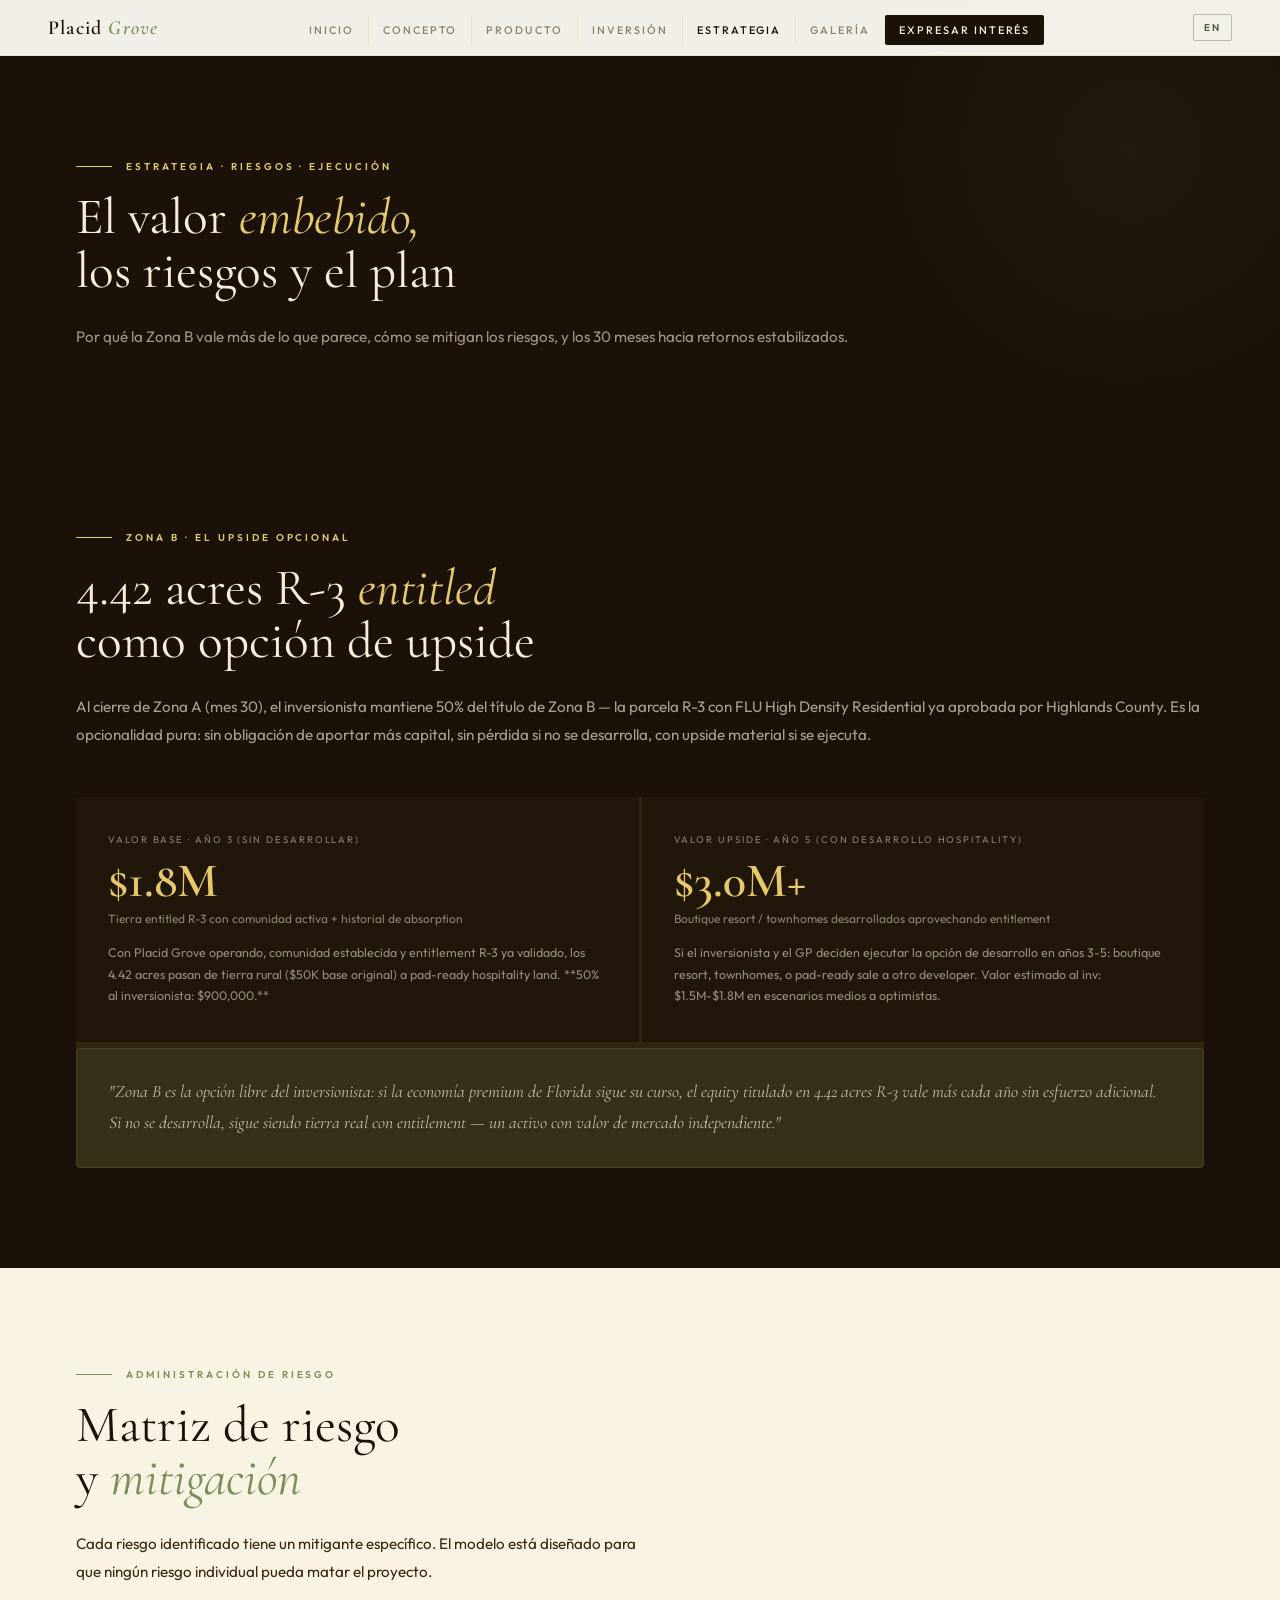
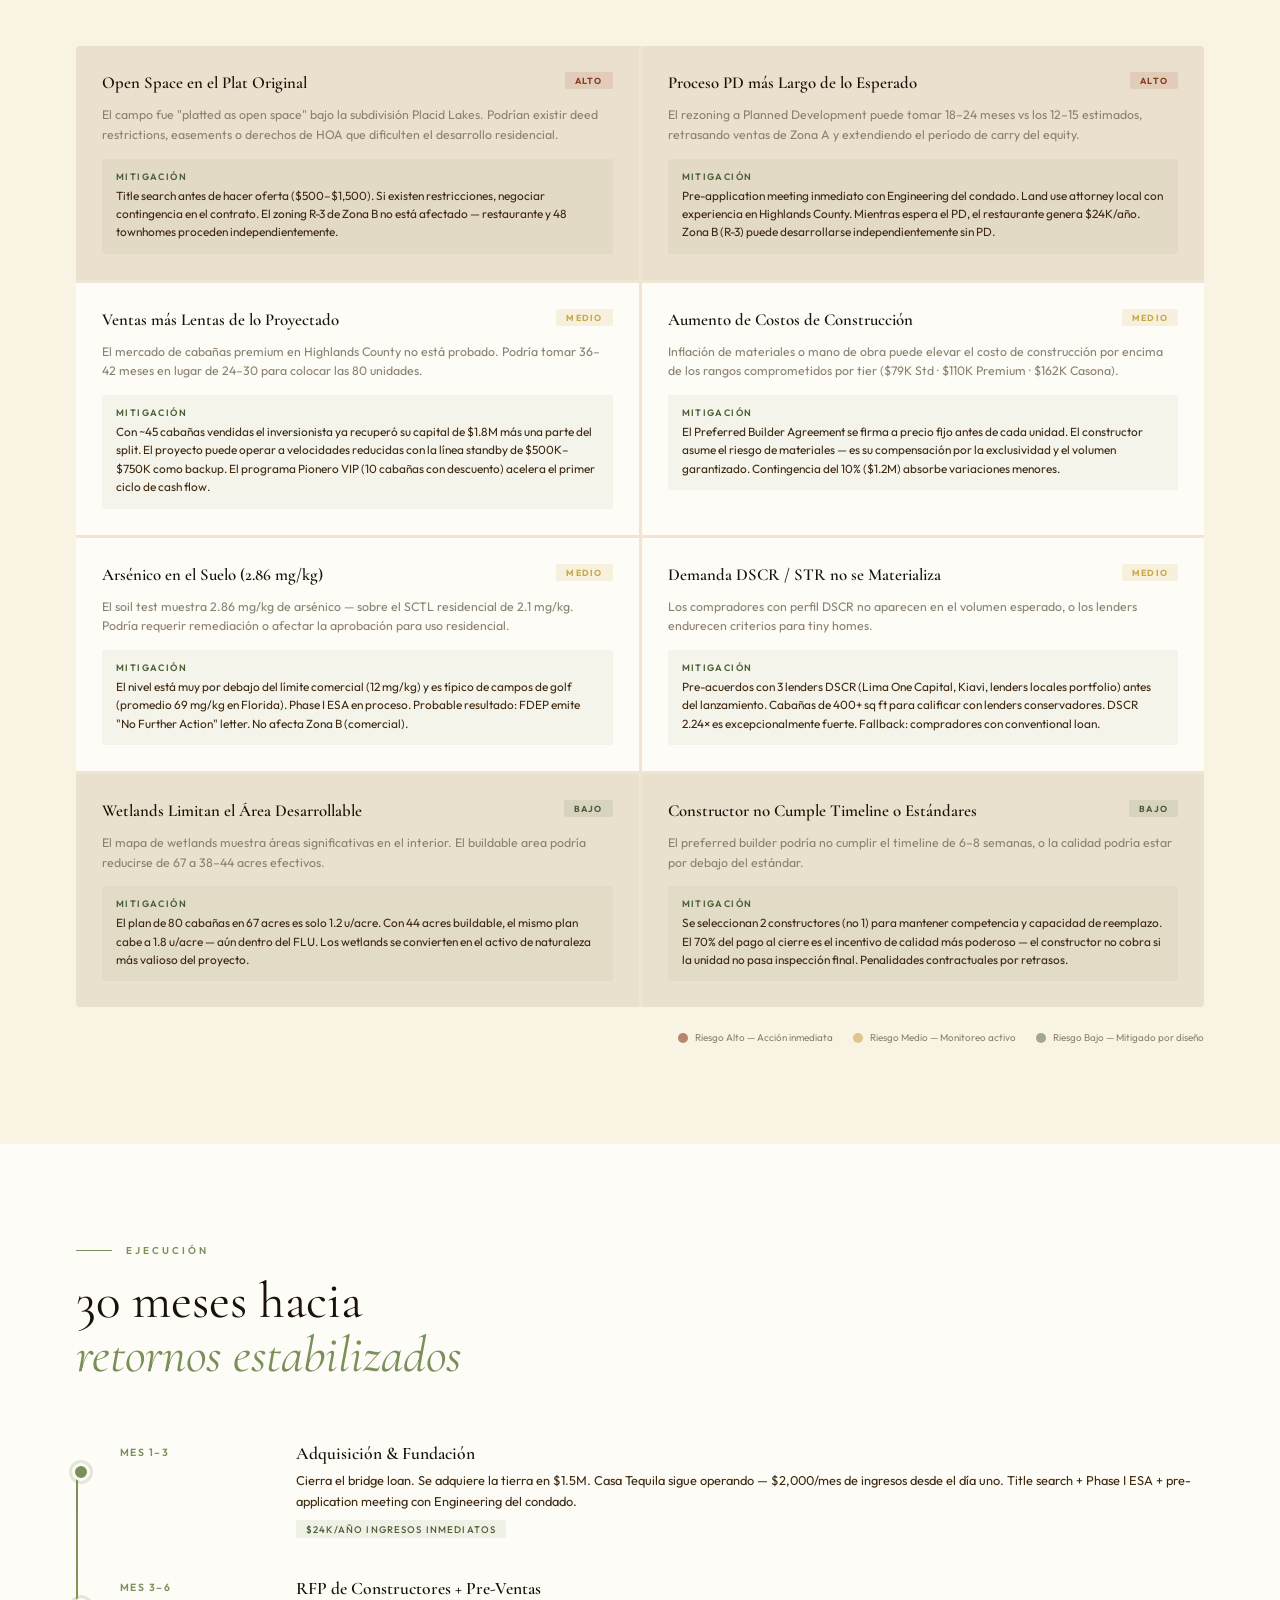
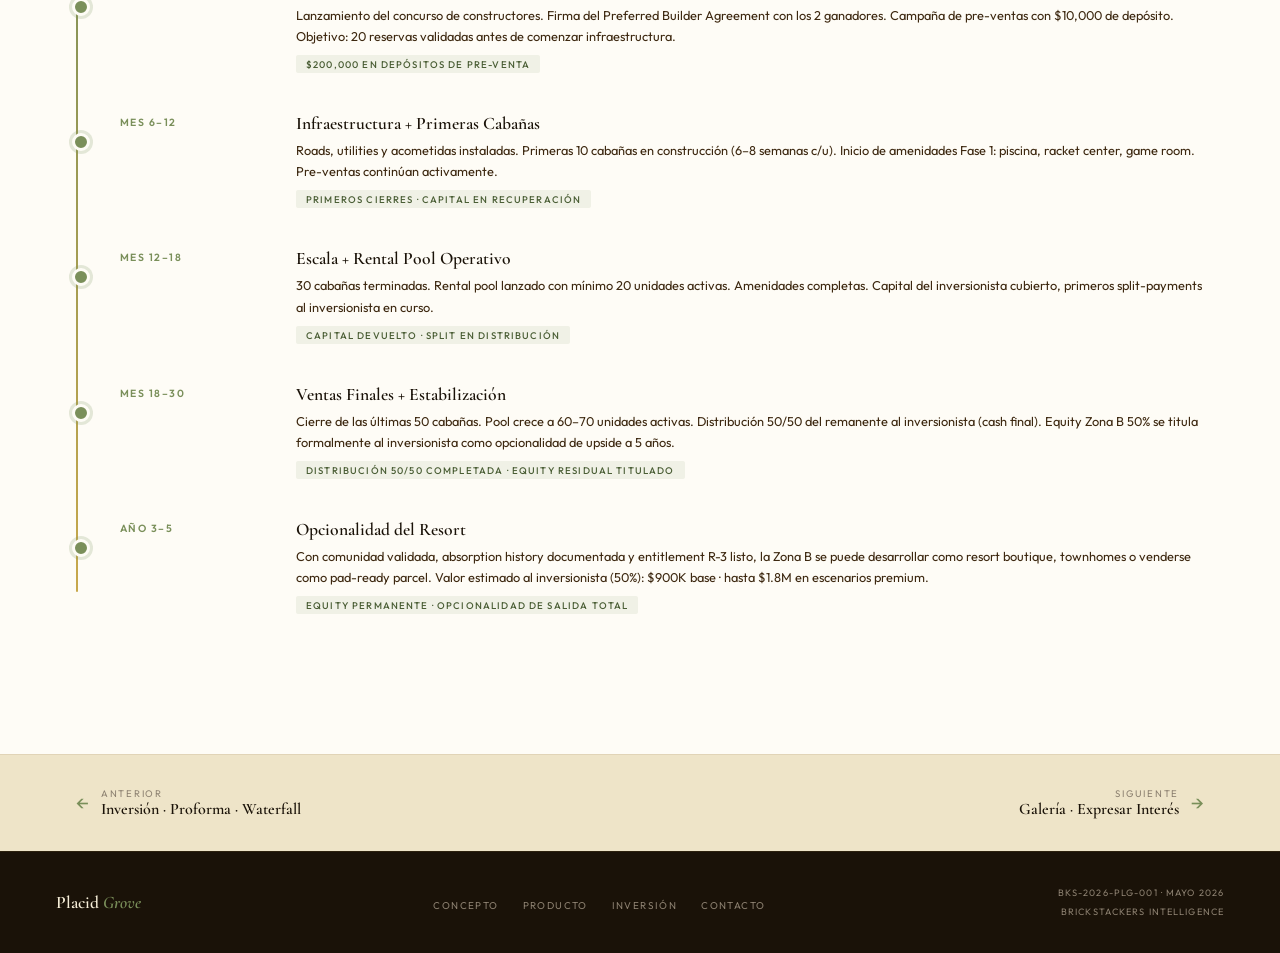
<file: estrategia.html>
<!DOCTYPE html>
<html lang="es">
<head>
<meta charset="UTF-8">
<meta name="viewport" content="width=device-width, initial-scale=1.0">
<title>Placid Grove — Estrategia y Riesgos</title>
<!-- Favicon -->
<link rel="icon" type="image/png" sizes="32x32" href="https://res.cloudinary.com/df9mz9qei/image/upload/w_32,h_32,c_fill,q_auto/v1779254024/31085FDB-B945-452B-887D-D3802CEEFC55_paydjs.png">
<link rel="icon" type="image/png" sizes="192x192" href="https://res.cloudinary.com/df9mz9qei/image/upload/w_192,h_192,c_fill,q_auto/v1779254024/31085FDB-B945-452B-887D-D3802CEEFC55_paydjs.png">
<link rel="apple-touch-icon" sizes="180x180" href="https://res.cloudinary.com/df9mz9qei/image/upload/w_180,h_180,c_fill,q_auto/v1779254024/31085FDB-B945-452B-887D-D3802CEEFC55_paydjs.png">
<!-- Open Graph -->
<meta property="og:type" content="website">
<meta property="og:site_name" content="Placid Grove · Brickstackers">
<meta property="og:title" content="Placid Grove — Estrategia y Riesgos">
<meta property="og:description" content="Embedded value, matriz de riesgo y timeline de 30 meses hacia retornos estabilizados.">
<meta property="og:image" content="https://res.cloudinary.com/df9mz9qei/image/upload/w_1200,h_630,c_fill,g_auto,q_auto/v1779254024/31085FDB-B945-452B-887D-D3802CEEFC55_paydjs.png">
<meta property="og:image:width" content="1200">
<meta property="og:image:height" content="630">
<!-- Twitter Card -->
<meta name="twitter:card" content="summary_large_image">
<meta name="twitter:title" content="Placid Grove — Estrategia y Riesgos">
<meta name="twitter:description" content="Embedded value, matriz de riesgo y timeline de 30 meses.">
<meta name="twitter:image" content="https://res.cloudinary.com/df9mz9qei/image/upload/w_1200,h_630,c_fill,g_auto,q_auto/v1779254024/31085FDB-B945-452B-887D-D3802CEEFC55_paydjs.png">
<link rel="stylesheet" href="shared.css">
<style>
/* EMBEDDED VALUE */
.embedded{background:var(--ink);padding:100px 0}
.emb-grid{display:grid;grid-template-columns:1fr 1fr;gap:3px;margin-top:48px;background:rgba(200,168,75,0.12);border-radius:4px;overflow:hidden}
.emb-card{background:rgba(26,18,8,0.7);padding:36px 32px}
.emb-lbl{font-size:0.6rem;letter-spacing:0.2em;text-transform:uppercase;color:var(--stone);margin-bottom:12px}
.emb-val{font-family:'Cormorant Garamond',serif;font-size:3rem;font-weight:600;color:var(--gold);line-height:1;margin-bottom:6px}
.emb-val-sub{font-size:0.75rem;color:rgba(246,238,216,0.5);margin-bottom:16px}
.emb-body{font-size:0.78rem;line-height:1.7;color:rgba(246,238,216,0.55)}
.emb-insight{background:rgba(74,94,53,0.2);border:1px solid rgba(122,143,90,0.2);border-radius:4px;padding:28px 32px;margin-top:3px;grid-column:span 2}
.emb-insight p{font-family:'Cormorant Garamond',serif;font-size:1.1rem;font-style:italic;color:rgba(246,238,216,0.75);line-height:1.75}
.emb-table{margin-top:40px;background:rgba(246,238,216,0.03);border-radius:4px;overflow:hidden}
.emb-table-head{display:grid;grid-template-columns:2fr 1fr 1fr 1fr;padding:12px 24px;background:rgba(200,168,75,0.1);border-bottom:1px solid rgba(200,168,75,0.15)}
.emb-th{font-size:0.6rem;letter-spacing:0.16em;text-transform:uppercase;color:var(--stone);font-weight:500}
.emb-row{display:grid;grid-template-columns:2fr 1fr 1fr 1fr;padding:12px 24px;border-bottom:1px solid rgba(246,238,216,0.04)}
.emb-row:last-child{border-bottom:none}
.emb-row.hl{background:rgba(122,143,90,0.08)}
.emb-td{font-size:0.78rem;color:rgba(246,238,216,0.6)}
.emb-td:first-child{color:var(--cream)}
.emb-td.gold{color:var(--gold);font-family:'DM Mono',monospace}
/* RECURRING INCOME */
.recurring{background:var(--linen);padding:80px 0}
.rec-grid{display:grid;grid-template-columns:1fr 1fr;gap:48px;align-items:center;margin-top:48px}
.rec-sources{display:flex;flex-direction:column;gap:14px}
.rec-source{background:var(--white);border-radius:4px;padding:18px 20px;display:flex;justify-content:space-between;align-items:center;border-left:4px solid var(--sage)}
.rec-source h5{font-family:'Cormorant Garamond',serif;font-size:0.95rem;font-weight:600;color:var(--ink);margin-bottom:2px}
.rec-source p{font-size:0.7rem;color:var(--stone)}
.rec-amount{font-family:'Cormorant Garamond',serif;font-size:1.2rem;font-weight:600;color:var(--ink);white-space:nowrap}
.rec-total{background:var(--ink);border-radius:4px;padding:18px 22px;display:flex;justify-content:space-between;align-items:center;margin-top:4px}
.rec-total span:first-child{font-size:0.65rem;letter-spacing:0.12em;text-transform:uppercase;color:var(--stone)}
.rec-total span:last-child{font-family:'Cormorant Garamond',serif;font-size:1.8rem;font-weight:600;color:var(--gold)}
.coverage-card{background:var(--ink);border-radius:4px;padding:36px}
.cov-big{text-align:center;margin-bottom:28px}
.cov-num{font-family:'Cormorant Garamond',serif;font-size:5rem;font-weight:600;color:var(--gold);line-height:1}
.cov-lbl{font-size:0.62rem;letter-spacing:0.2em;text-transform:uppercase;color:var(--stone);margin-top:4px}
.bar-group{display:flex;flex-direction:column;gap:14px}
.bar-item-lbl{display:flex;justify-content:space-between;font-size:0.7rem;color:rgba(246,238,216,0.55);margin-bottom:6px}
.bar-track{height:8px;background:rgba(253,250,244,0.08);border-radius:4px;overflow:hidden}
.bar-fill{height:100%;border-radius:4px}
.bar-fill.sage{background:var(--sage)}
.bar-fill.gold{background:var(--straw)}
/* RISK MATRIX */
.risk{background:var(--parchment);padding:100px 0}
.risk-grid{display:grid;grid-template-columns:1fr 1fr;gap:3px;margin-top:60px;background:rgba(106,68,35,0.08);border-radius:4px;overflow:hidden}
.risk-item{background:var(--white);padding:26px}
.risk-item.high{background:rgba(140,58,32,0.03)}
.risk-item.low{background:rgba(74,94,53,0.03)}
.risk-header{display:flex;justify-content:space-between;align-items:flex-start;margin-bottom:12px;gap:12px}
.risk-title{font-family:'Cormorant Garamond',serif;font-size:1.05rem;font-weight:600;color:var(--ink)}
.risk-badge{padding:3px 10px;border-radius:2px;font-size:0.55rem;letter-spacing:0.14em;text-transform:uppercase;font-weight:700;white-space:nowrap}
.risk-badge.high{background:rgba(140,58,32,0.12);color:var(--rust)}
.risk-badge.med{background:rgba(200,168,75,0.15);color:var(--straw)}
.risk-badge.low{background:rgba(74,94,53,0.1);color:var(--moss)}
.risk-desc{font-size:0.77rem;color:var(--stone);line-height:1.6;margin-bottom:14px}
.risk-mit{background:rgba(122,143,90,0.07);border-radius:2px;padding:12px 14px}
.risk-mit-lbl{font-size:0.58rem;letter-spacing:0.15em;text-transform:uppercase;color:var(--moss);font-weight:600;margin-bottom:5px}
.risk-mit p{font-size:0.74rem;color:var(--bark);line-height:1.55}
.risk-key{display:flex;gap:20px;margin-top:24px;justify-content:flex-end}
.rk{display:flex;align-items:center;gap:7px;font-size:0.62rem;color:var(--stone)}
.rk-dot{width:10px;height:10px;border-radius:50%}
/* TIMELINE */
.timeline-section{background:var(--white);padding:100px 0}
@media(max-width:960px){
  .emb-grid{grid-template-columns:1fr}
  .emb-insight{grid-column:auto}
  .emb-table-head,.emb-row{grid-template-columns:2fr 1fr 1fr}
  .emb-table-head .emb-th:last-child,.emb-row .emb-td:last-child{display:none}
  .rec-grid{grid-template-columns:1fr;gap:32px}
  .risk-grid{grid-template-columns:1fr}
  .risk-key{flex-wrap:wrap}
}
</style>
</head>
<body>

<nav>
  <a href="index.html" class="nav-logo">Placid <span>Grove</span></a>
  <ul class="nav-links">
    <li><a href="index.html" data-i18n="nav.inicio">Inicio</a></li>
    <li><a href="concepto.html" data-i18n="nav.concepto">Concepto</a></li>
    <li><a href="producto.html" data-i18n="nav.producto">Producto</a></li>
    <li><a href="inversion.html" data-i18n="nav.inversion">Inversión</a></li>
    <li><a href="estrategia.html" class="active" data-i18n="nav.estrategia">Estrategia</a></li>
    <li><a href="contacto.html" data-i18n="nav.galeria">Galería</a></li>
    <li><a href="contacto.html#interes" class="nav-cta" data-i18n="nav.cta">Expresar Interés</a></li>
  </ul>
  <button class="lang-toggle" onclick="toggleLang()">EN</button>
  <button class="nav-mobile-toggle" onclick="toggleNav()"><span></span><span></span><span></span></button>
</nav>

<div class="page-hero">
  <div class="container">
    <div class="s-label gold">Estrategia · Riesgos · Ejecución</div>
    <h1 class="s-title light">El valor <em>embebido,</em><br>los riesgos y el plan</h1>
    <p class="s-body light">Por qué la Zona B vale más de lo que parece, cómo se mitigan los riesgos, y los 30 meses hacia retornos estabilizados.</p>
  </div>
</div>

<!-- ZONA B UPSIDE -->
<section class="embedded">
  <div class="container">
    <div class="s-label gold">Zona B · El Upside Opcional</div>
    <h2 class="s-title light">4.42 acres R-3 <em>entitled</em><br>como opción de upside</h2>
    <p class="s-body light">Al cierre de Zona A (mes 30), el inversionista mantiene 50% del título de Zona B — la parcela R-3 con FLU High Density Residential ya aprobada por Highlands County. Es la opcionalidad pura: sin obligación de aportar más capital, sin pérdida si no se desarrolla, con upside material si se ejecuta.</p>
    <div class="emb-grid">
      <div class="emb-card reveal">
        <div class="emb-lbl">Valor Base · Año 3 (sin desarrollar)</div>
        <div class="emb-val">$1.8M</div>
        <div class="emb-val-sub">Tierra entitled R-3 con comunidad activa + historial de absorption</div>
        <p class="emb-body">Con Placid Grove operando, comunidad establecida y entitlement R-3 ya validado, los 4.42 acres pasan de tierra rural ($50K base original) a pad-ready hospitality land. **50% al inversionista: $900,000.**</p>
      </div>
      <div class="emb-card reveal">
        <div class="emb-lbl">Valor Upside · Año 5 (con desarrollo hospitality)</div>
        <div class="emb-val">$3.0M+</div>
        <div class="emb-val-sub">Boutique resort / townhomes desarrollados aprovechando entitlement</div>
        <p class="emb-body">Si el inversionista y el GP deciden ejecutar la opción de desarrollo en años 3-5: boutique resort, townhomes, o pad-ready sale a otro developer. Valor estimado al inv: $1.5M-$1.8M en escenarios medios a optimistas.</p>
      </div>
      <div class="emb-insight reveal">
        <p>"Zona B es la opción libre del inversionista: si la economía premium de Florida sigue su curso, el equity titulado en 4.42 acres R-3 vale más cada año sin esfuerzo adicional. Si no se desarrolla, sigue siendo tierra real con entitlement — un activo con valor de mercado independiente."</p>
      </div>
    </div>
  </div>
</section>

<!-- RISK MATRIX -->
<section class="risk">
  <div class="container">
    <div class="s-label reveal">Administración de Riesgo</div>
    <h2 class="s-title reveal">Matriz de riesgo<br>y <em>mitigación</em></h2>
    <p class="s-body reveal">Cada riesgo identificado tiene un mitigante específico. El modelo está diseñado para que ningún riesgo individual pueda matar el proyecto.</p>
    <div class="risk-grid">
      <div class="risk-item high reveal">
        <div class="risk-header"><div class="risk-title">Open Space en el Plat Original</div><div class="risk-badge high">Alto</div></div>
        <p class="risk-desc">El campo fue "platted as open space" bajo la subdivisión Placid Lakes. Podrían existir deed restrictions, easements o derechos de HOA que dificulten el desarrollo residencial.</p>
        <div class="risk-mit"><div class="risk-mit-lbl">Mitigación</div><p>Title search antes de hacer oferta ($500–$1,500). Si existen restricciones, negociar contingencia en el contrato. El zoning R-3 de Zona B no está afectado — restaurante y 48 townhomes proceden independientemente.</p></div>
      </div>
      <div class="risk-item high reveal">
        <div class="risk-header"><div class="risk-title">Proceso PD más Largo de lo Esperado</div><div class="risk-badge high">Alto</div></div>
        <p class="risk-desc">El rezoning a Planned Development puede tomar 18–24 meses vs los 12–15 estimados, retrasando ventas de Zona A y extendiendo el período de carry del equity.</p>
        <div class="risk-mit"><div class="risk-mit-lbl">Mitigación</div><p>Pre-application meeting inmediato con Engineering del condado. Land use attorney local con experiencia en Highlands County. Mientras espera el PD, el restaurante genera $24K/año. Zona B (R-3) puede desarrollarse independientemente sin PD.</p></div>
      </div>
      <div class="risk-item reveal">
        <div class="risk-header"><div class="risk-title">Ventas más Lentas de lo Proyectado</div><div class="risk-badge med">Medio</div></div>
        <p class="risk-desc">El mercado de cabañas premium en Highlands County no está probado. Podría tomar 36–42 meses en lugar de 24–30 para colocar las 80 unidades.</p>
        <div class="risk-mit"><div class="risk-mit-lbl">Mitigación</div><p>Con ~45 cabañas vendidas el inversionista ya recuperó su capital de $1.8M más una parte del split. El proyecto puede operar a velocidades reducidas con la línea standby de $500K–$750K como backup. El programa Pionero VIP (10 cabañas con descuento) acelera el primer ciclo de cash flow.</p></div>
      </div>
      <div class="risk-item reveal">
        <div class="risk-header"><div class="risk-title">Aumento de Costos de Construcción</div><div class="risk-badge med">Medio</div></div>
        <p class="risk-desc">Inflación de materiales o mano de obra puede elevar el costo de construcción por encima de los rangos comprometidos por tier ($79K Std · $110K Premium · $162K Casona).</p>
        <div class="risk-mit"><div class="risk-mit-lbl">Mitigación</div><p>El Preferred Builder Agreement se firma a precio fijo antes de cada unidad. El constructor asume el riesgo de materiales — es su compensación por la exclusividad y el volumen garantizado. Contingencia del 10% ($1.2M) absorbe variaciones menores.</p></div>
      </div>
      <div class="risk-item reveal">
        <div class="risk-header"><div class="risk-title">Arsénico en el Suelo (2.86 mg/kg)</div><div class="risk-badge med">Medio</div></div>
        <p class="risk-desc">El soil test muestra 2.86 mg/kg de arsénico — sobre el SCTL residencial de 2.1 mg/kg. Podría requerir remediación o afectar la aprobación para uso residencial.</p>
        <div class="risk-mit"><div class="risk-mit-lbl">Mitigación</div><p>El nivel está muy por debajo del límite comercial (12 mg/kg) y es típico de campos de golf (promedio 69 mg/kg en Florida). Phase I ESA en proceso. Probable resultado: FDEP emite "No Further Action" letter. No afecta Zona B (comercial).</p></div>
      </div>
      <div class="risk-item reveal">
        <div class="risk-header"><div class="risk-title">Demanda DSCR / STR no se Materializa</div><div class="risk-badge med">Medio</div></div>
        <p class="risk-desc">Los compradores con perfil DSCR no aparecen en el volumen esperado, o los lenders endurecen criterios para tiny homes.</p>
        <div class="risk-mit"><div class="risk-mit-lbl">Mitigación</div><p>Pre-acuerdos con 3 lenders DSCR (Lima One Capital, Kiavi, lenders locales portfolio) antes del lanzamiento. Cabañas de 400+ sq ft para calificar con lenders conservadores. DSCR 2.24× es excepcionalmente fuerte. Fallback: compradores con conventional loan.</p></div>
      </div>
      <div class="risk-item low reveal">
        <div class="risk-header"><div class="risk-title">Wetlands Limitan el Área Desarrollable</div><div class="risk-badge low">Bajo</div></div>
        <p class="risk-desc">El mapa de wetlands muestra áreas significativas en el interior. El buildable area podría reducirse de 67 a 38–44 acres efectivos.</p>
        <div class="risk-mit"><div class="risk-mit-lbl">Mitigación</div><p>El plan de 80 cabañas en 67 acres es solo 1.2 u/acre. Con 44 acres buildable, el mismo plan cabe a 1.8 u/acre — aún dentro del FLU. Los wetlands se convierten en el activo de naturaleza más valioso del proyecto.</p></div>
      </div>
      <div class="risk-item low reveal">
        <div class="risk-header"><div class="risk-title">Constructor no Cumple Timeline o Estándares</div><div class="risk-badge low">Bajo</div></div>
        <p class="risk-desc">El preferred builder podría no cumplir el timeline de 6–8 semanas, o la calidad podría estar por debajo del estándar.</p>
        <div class="risk-mit"><div class="risk-mit-lbl">Mitigación</div><p>Se seleccionan 2 constructores (no 1) para mantener competencia y capacidad de reemplazo. El 70% del pago al cierre es el incentivo de calidad más poderoso — el constructor no cobra si la unidad no pasa inspección final. Penalidades contractuales por retrasos.</p></div>
      </div>
    </div>
    <div class="risk-key reveal">
      <div class="rk"><div class="rk-dot" style="background:rgba(140,58,32,0.6)"></div>Riesgo Alto — Acción inmediata</div>
      <div class="rk"><div class="rk-dot" style="background:rgba(200,168,75,0.6)"></div>Riesgo Medio — Monitoreo activo</div>
      <div class="rk"><div class="rk-dot" style="background:rgba(74,94,53,0.5)"></div>Riesgo Bajo — Mitigado por diseño</div>
    </div>
  </div>
</section>

<!-- TIMELINE -->
<section class="timeline-section">
  <div class="container">
    <div class="s-label reveal">Ejecución</div>
    <h2 class="s-title reveal">30 meses hacia<br><em>retornos estabilizados</em></h2>
    <div class="tl-track">
      <div class="tl-item reveal">
        <div class="tl-period">Mes 1–3</div>
        <div class="tl-content">
          <h4>Adquisición & Fundación</h4>
          <p>Cierra el bridge loan. Se adquiere la tierra en $1.5M. Casa Tequila sigue operando — $2,000/mes de ingresos desde el día uno. Title search + Phase I ESA + pre-application meeting con Engineering del condado.</p>
          <span class="tl-badge">$24K/año ingresos inmediatos</span>
        </div>
      </div>
      <div class="tl-item reveal">
        <div class="tl-period">Mes 3–6</div>
        <div class="tl-content">
          <h4>RFP de Constructores + Pre-Ventas</h4>
          <p>Lanzamiento del concurso de constructores. Firma del Preferred Builder Agreement con los 2 ganadores. Campaña de pre-ventas con $10,000 de depósito. Objetivo: 20 reservas validadas antes de comenzar infraestructura.</p>
          <span class="tl-badge">$200,000 en depósitos de pre-venta</span>
        </div>
      </div>
      <div class="tl-item reveal">
        <div class="tl-period">Mes 6–12</div>
        <div class="tl-content">
          <h4>Infraestructura + Primeras Cabañas</h4>
          <p>Roads, utilities y acometidas instaladas. Primeras 10 cabañas en construcción (6–8 semanas c/u). Inicio de amenidades Fase 1: piscina, racket center, game room. Pre-ventas continúan activamente.</p>
          <span class="tl-badge">Primeros cierres · capital en recuperación</span>
        </div>
      </div>
      <div class="tl-item reveal">
        <div class="tl-period">Mes 12–18</div>
        <div class="tl-content">
          <h4>Escala + Rental Pool Operativo</h4>
          <p>30 cabañas terminadas. Rental pool lanzado con mínimo 20 unidades activas. Amenidades completas. Capital del inversionista cubierto, primeros split-payments al inversionista en curso.</p>
          <span class="tl-badge">Capital devuelto · split en distribución</span>
        </div>
      </div>
      <div class="tl-item reveal">
        <div class="tl-period">Mes 18–30</div>
        <div class="tl-content">
          <h4>Ventas Finales + Estabilización</h4>
          <p>Cierre de las últimas 50 cabañas. Pool crece a 60–70 unidades activas. Distribución 50/50 del remanente al inversionista (cash final). Equity Zona B 50% se titula formalmente al inversionista como opcionalidad de upside a 5 años.</p>
          <span class="tl-badge">Distribución 50/50 completada · equity residual titulado</span>
        </div>
      </div>
      <div class="tl-item reveal">
        <div class="tl-period">Año 3–5</div>
        <div class="tl-content">
          <h4>Opcionalidad del Resort</h4>
          <p>Con comunidad validada, absorption history documentada y entitlement R-3 listo, la Zona B se puede desarrollar como resort boutique, townhomes o venderse como pad-ready parcel. Valor estimado al inversionista (50%): $900K base · hasta $1.8M en escenarios premium.</p>
          <span class="tl-badge">Equity permanente · opcionalidad de salida total</span>
        </div>
      </div>
    </div>
  </div>
</section>

<!-- PAGE NAV -->
<div class="page-nav">
  <div class="container">
    <div class="page-nav-inner">
      <a href="inversion.html" class="page-nav-link">
        <span class="pnl-arrow">←</span>
        <div><div class="pnl-direction">Anterior</div><div class="pnl-title">Inversión · Proforma · Waterfall</div></div>
      </a>
      <a href="contacto.html" class="page-nav-link">
        <div style="text-align:right"><div class="pnl-direction">Siguiente</div><div class="pnl-title">Galería · Expresar Interés</div></div>
        <span class="pnl-arrow">→</span>
      </a>
    </div>
  </div>
</div>

<footer>
  <a href="index.html" class="footer-brand">Placid <span>Grove</span></a>
  <ul class="footer-links">
    <li><a href="concepto.html" data-i18n="nav.concepto">Concepto</a></li>
    <li><a href="producto.html" data-i18n="nav.producto">Producto</a></li>
    <li><a href="inversion.html" data-i18n="nav.inversion">Inversión</a></li>
    <li><a href="contacto.html#interes" data-i18n="footer.contacto">Contacto</a></li>
  </ul>
  <div class="footer-meta">
    <div data-i18n="footer.meta1">BKS-2026-PLG-001 · Mayo 2026</div>
    <div data-i18n="footer.meta2b">Brickstackers Intelligence</div>
  </div>
</footer>

<script src="i18n.js"></script>
<script>
function toggleNav(){document.querySelector('.nav-links').classList.toggle('open')}
const obs=new IntersectionObserver((entries)=>{entries.forEach((e,i)=>{if(e.isIntersecting)setTimeout(()=>e.target.classList.add('visible'),(i%4)*80)})},{threshold:0.08,rootMargin:'0px 0px -40px 0px'});
document.querySelectorAll('.reveal').forEach(el=>obs.observe(el));
</script>
</body>
</html>
</file>
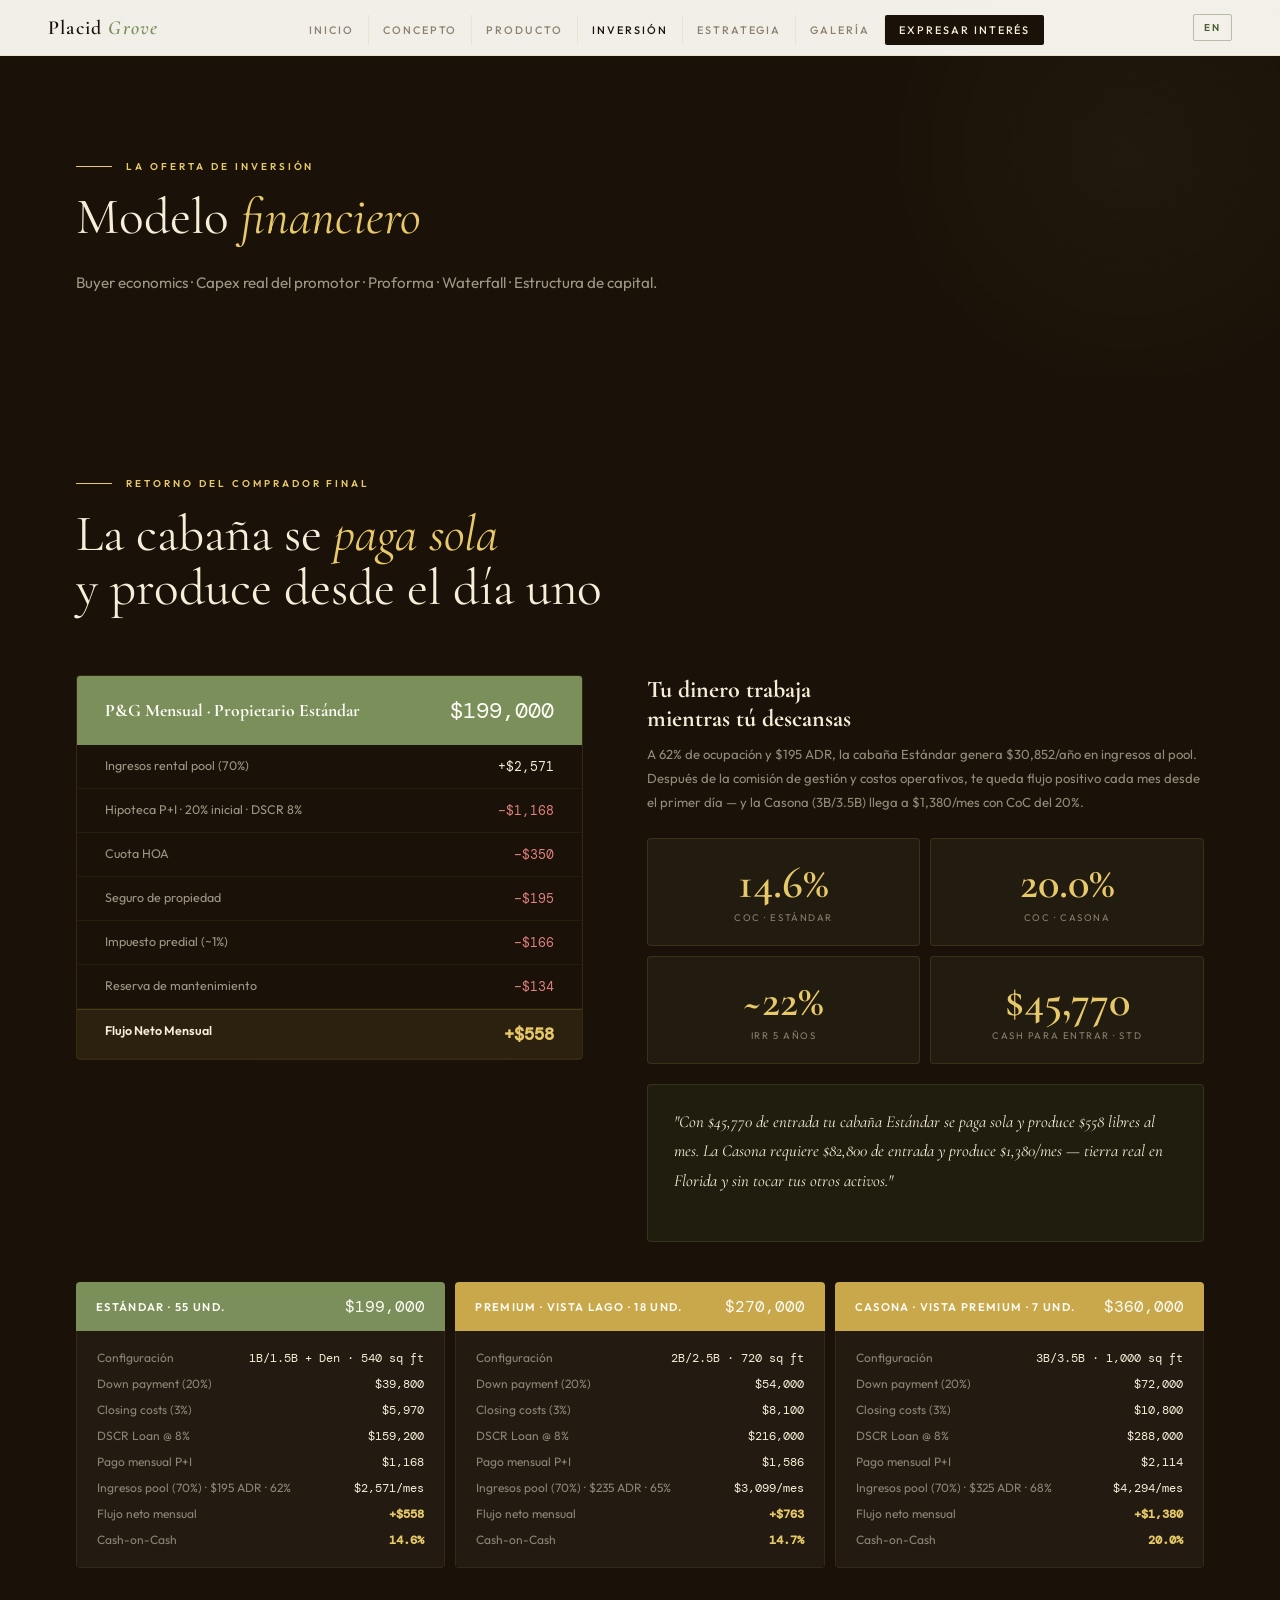
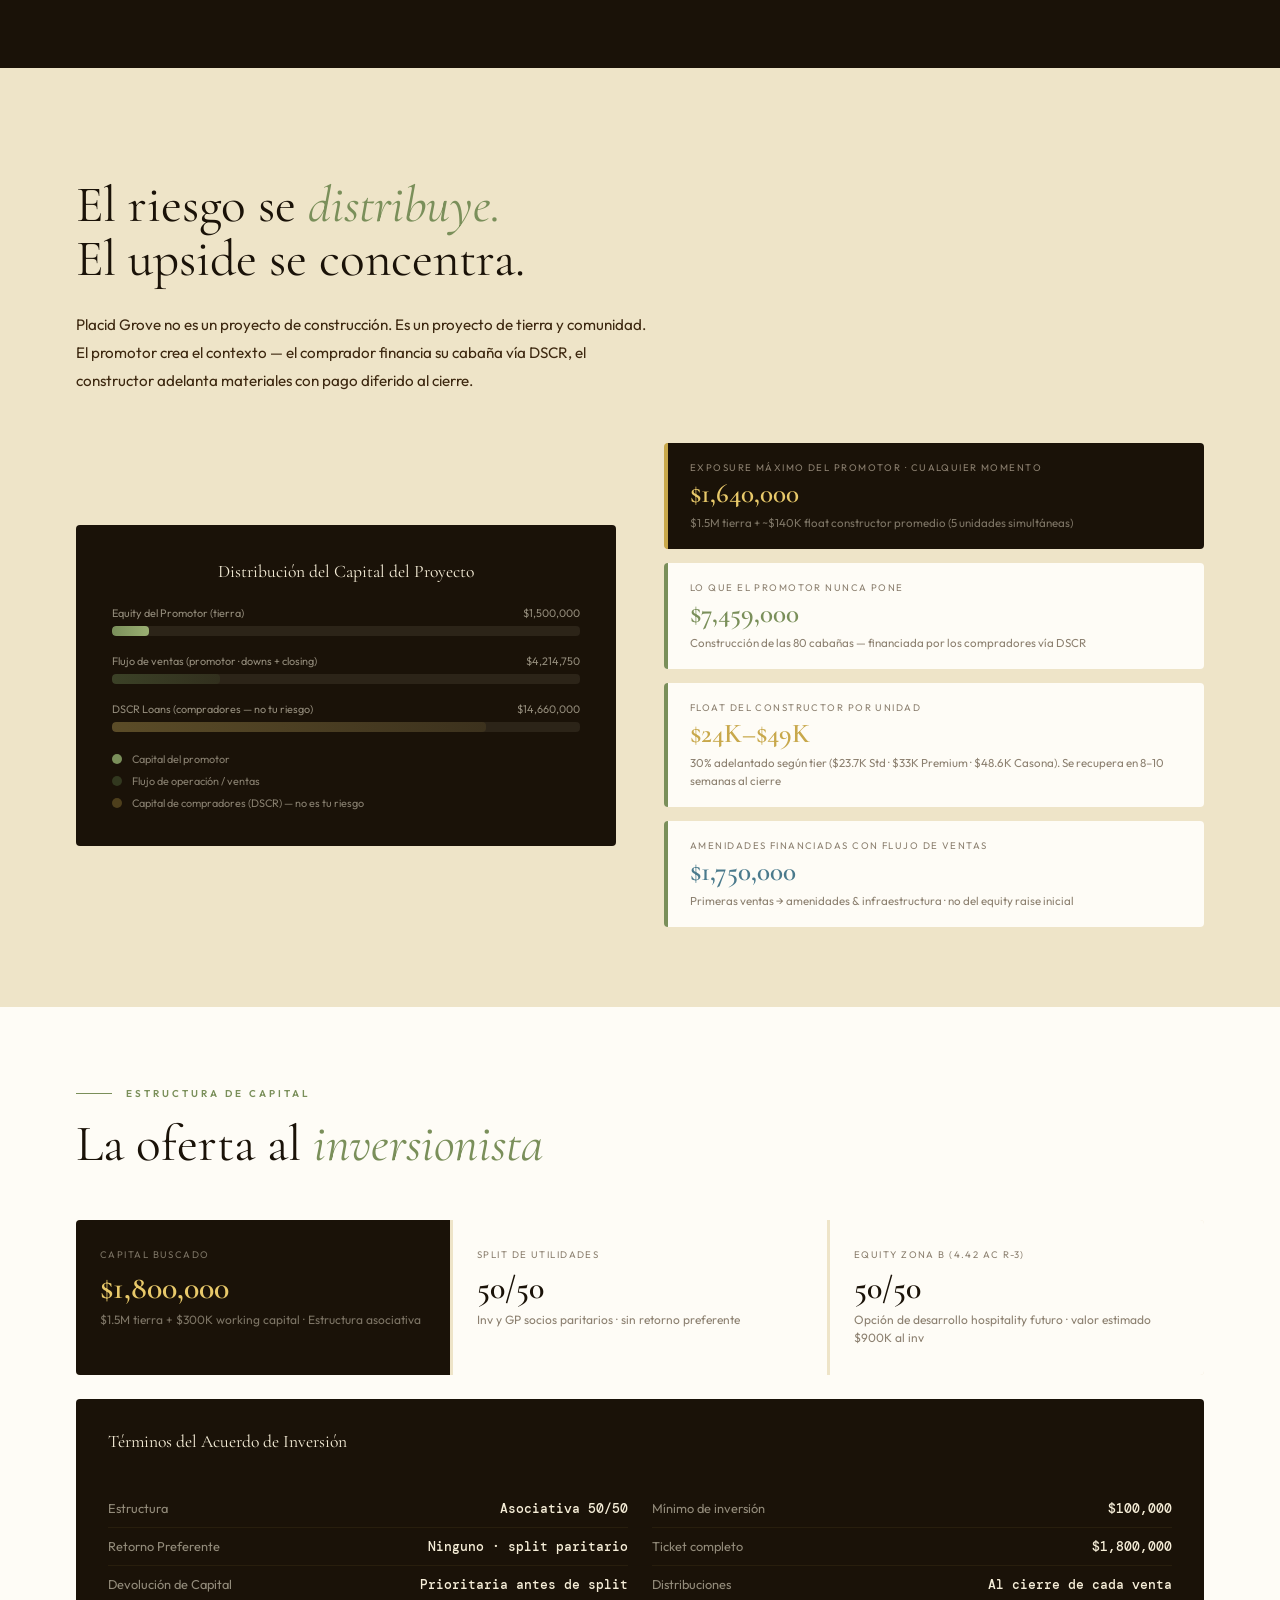
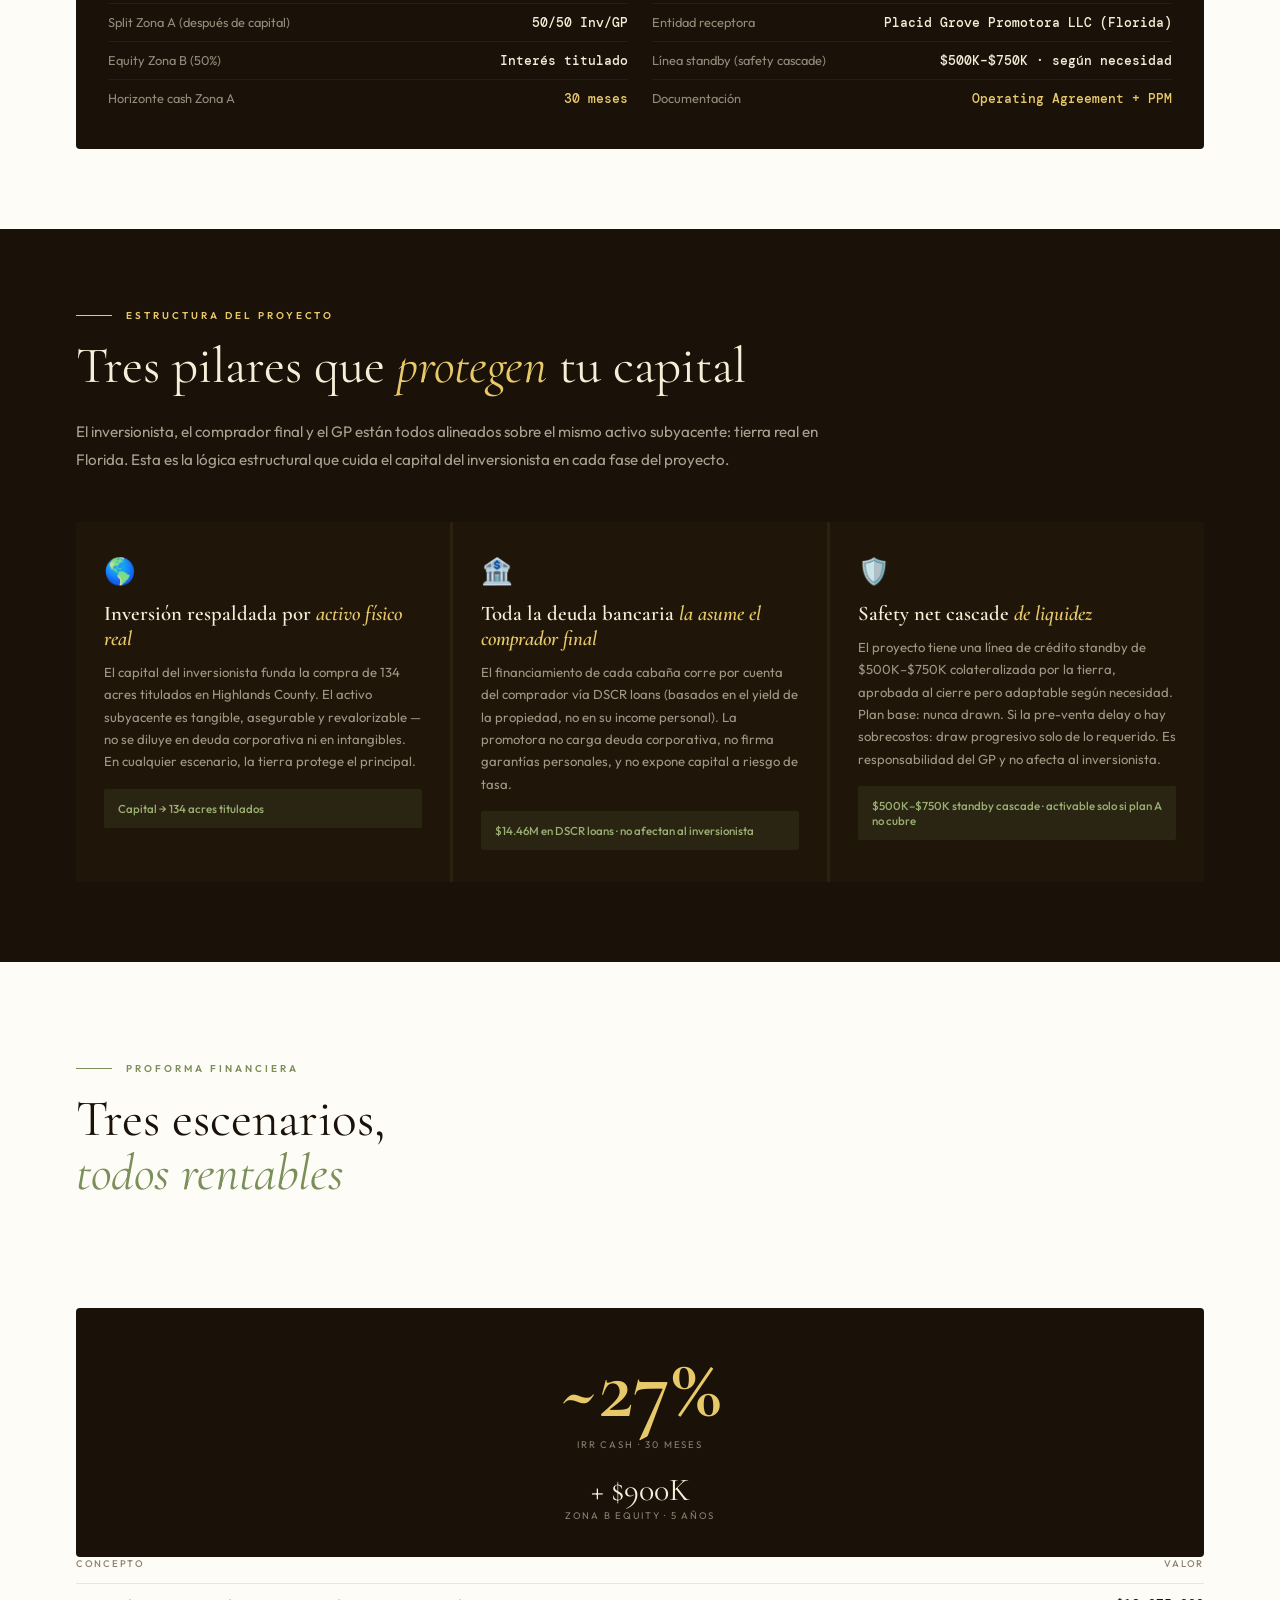
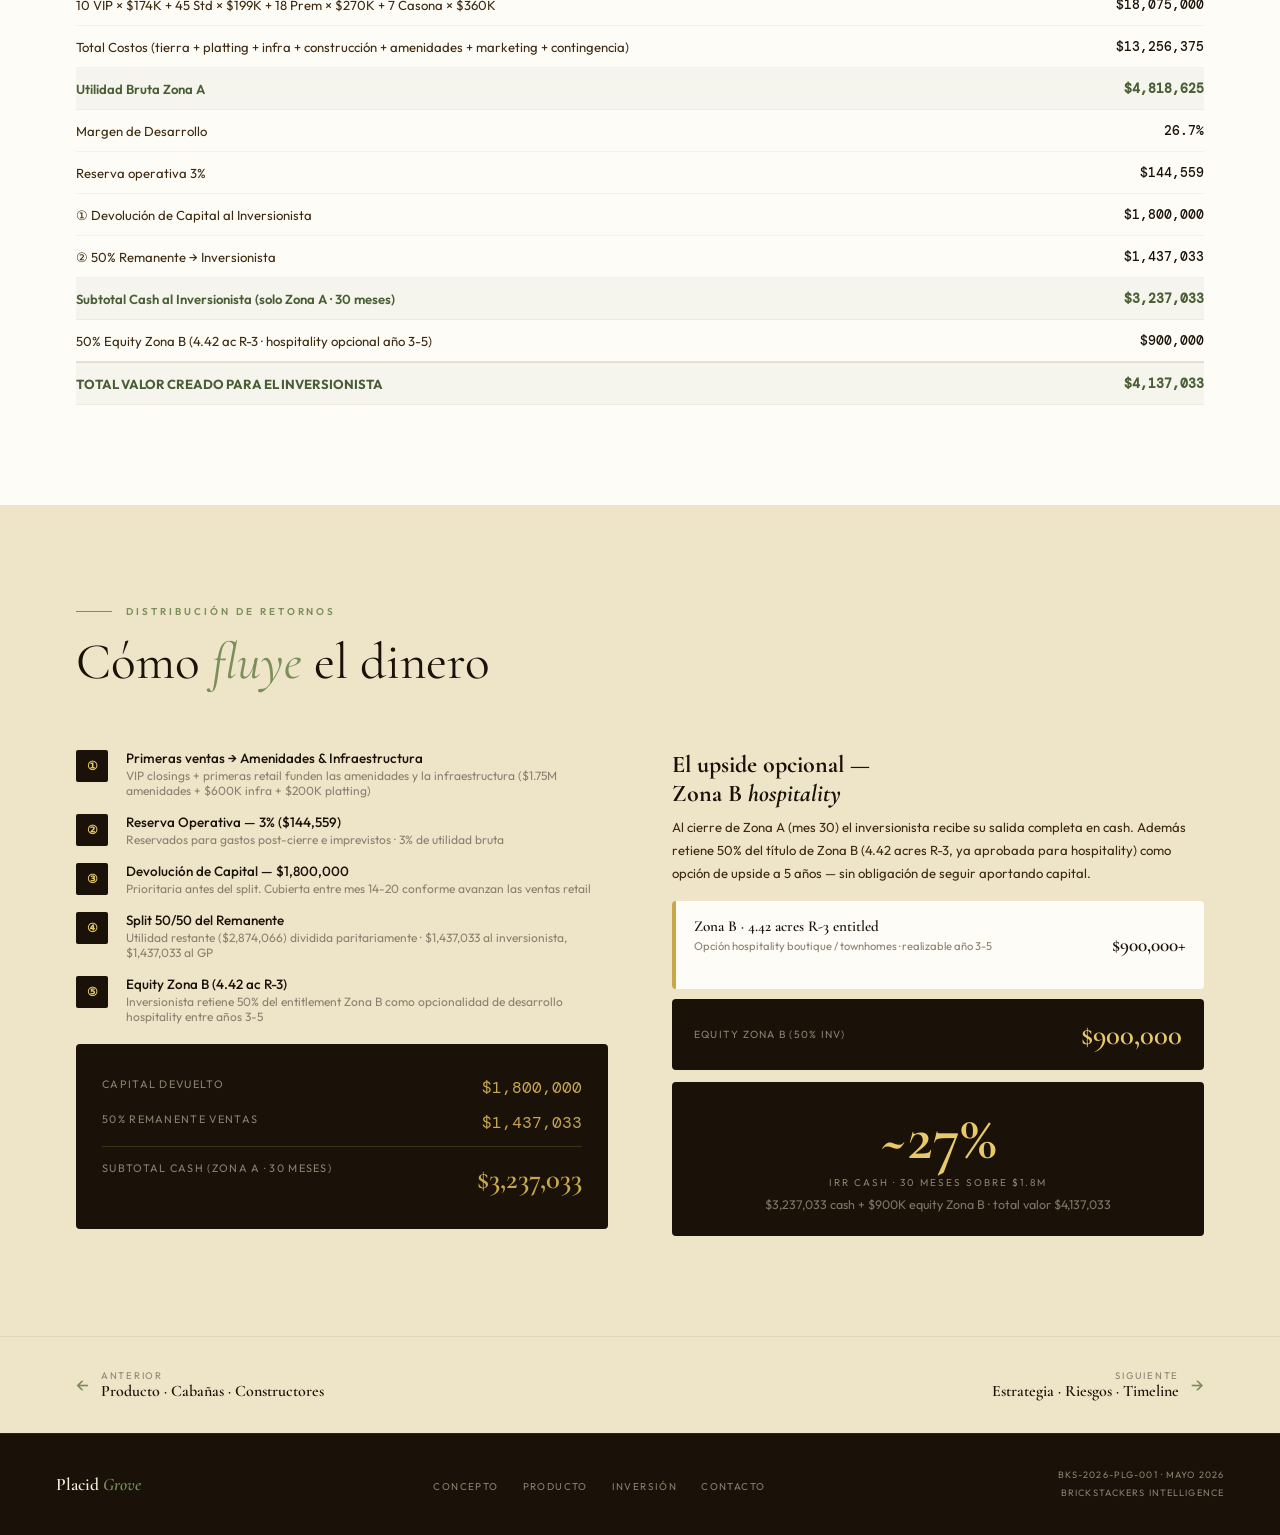
<file: inversion.html>
<!DOCTYPE html>
<html lang="es">
<head>
<meta charset="UTF-8">
<meta name="viewport" content="width=device-width, initial-scale=1.0">
<title>Placid Grove — Inversión y Retornos</title>
<!-- Favicon -->
<link rel="icon" type="image/png" sizes="32x32" href="https://res.cloudinary.com/df9mz9qei/image/upload/w_32,h_32,c_fill,q_auto/v1779254024/31085FDB-B945-452B-887D-D3802CEEFC55_paydjs.png">
<link rel="icon" type="image/png" sizes="192x192" href="https://res.cloudinary.com/df9mz9qei/image/upload/w_192,h_192,c_fill,q_auto/v1779254024/31085FDB-B945-452B-887D-D3802CEEFC55_paydjs.png">
<link rel="apple-touch-icon" sizes="180x180" href="https://res.cloudinary.com/df9mz9qei/image/upload/w_180,h_180,c_fill,q_auto/v1779254024/31085FDB-B945-452B-887D-D3802CEEFC55_paydjs.png">
<!-- Open Graph -->
<meta property="og:type" content="website">
<meta property="og:site_name" content="Placid Grove · Brickstackers">
<meta property="og:title" content="Placid Grove — Inversión y Retornos">
<meta property="og:description" content="Proforma, waterfall y retornos · IRR ~27% cash en 30 meses + Zona B equity · Capital buscado $1.8M · Estructura asociativa 50/50 sin pref.">
<meta property="og:image" content="https://res.cloudinary.com/df9mz9qei/image/upload/w_1200,h_630,c_fill,g_auto,q_auto/v1779254024/31085FDB-B945-452B-887D-D3802CEEFC55_paydjs.png">
<meta property="og:image:width" content="1200">
<meta property="og:image:height" content="630">
<!-- Twitter Card -->
<meta name="twitter:card" content="summary_large_image">
<meta name="twitter:title" content="Placid Grove — Inversión y Retornos">
<meta name="twitter:description" content="Proforma, waterfall y retornos del memorando de inversión.">
<meta name="twitter:image" content="https://res.cloudinary.com/df9mz9qei/image/upload/w_1200,h_630,c_fill,g_auto,q_auto/v1779254024/31085FDB-B945-452B-887D-D3802CEEFC55_paydjs.png">
<link rel="stylesheet" href="shared.css">
<style>
.economics{background:var(--ink);padding:100px 0}
.econ-layout{display:grid;grid-template-columns:1fr 1.1fr;gap:64px;margin-top:60px;align-items:start}
.cashflow-card{border:1px solid rgba(200,168,75,0.15);border-radius:4px;overflow:hidden}
.cf-head{background:var(--sage);padding:20px 28px;display:flex;justify-content:space-between;align-items:center}
.cf-head h3{font-family:'Cormorant Garamond',serif;font-size:1.1rem;color:var(--white)}
.cf-price{font-family:'DM Mono',monospace;font-size:1.4rem;color:var(--white)}
.cf-row{display:flex;justify-content:space-between;padding:13px 28px;border-bottom:1px solid rgba(200,168,75,0.07)}
.cf-row.pos{background:rgba(122,143,90,0.08)}
.cf-row.total-row{background:rgba(200,168,75,0.1);border-top:1px solid rgba(200,168,75,0.2)}
.cf-lbl{font-size:0.78rem;color:rgba(246,238,216,0.6)}
.cf-val{font-family:'DM Mono',monospace;font-size:0.84rem;color:var(--cream)}
.cf-val.neg{color:#E08080}
.cf-val.gold{color:var(--gold);font-size:1.05rem;font-weight:600}
.econ-right h3{font-family:'Cormorant Garamond',serif;font-size:1.5rem;color:var(--cream);margin-bottom:10px}
.econ-right p{font-size:0.82rem;line-height:1.8;color:rgba(246,238,216,0.55);margin-bottom:24px}
.returns-grid{display:grid;grid-template-columns:1fr 1fr;gap:10px;margin-bottom:20px}
.ret-card{background:rgba(246,238,216,0.04);border:1px solid rgba(200,168,75,0.15);border-radius:4px;padding:22px 16px;text-align:center;transition:background 0.2s}
.ret-card:hover{background:rgba(122,143,90,0.12)}
.ret-val{font-family:'Cormorant Garamond',serif;font-size:2.8rem;font-weight:600;color:var(--gold);line-height:1}
.ret-lbl{font-size:0.6rem;letter-spacing:0.16em;text-transform:uppercase;color:var(--stone);margin-top:5px}
.pitch-card{background:rgba(74,94,53,0.15);border:1px solid rgba(122,143,90,0.2);border-radius:4px;padding:22px 26px}
.pitch-card p{font-family:'Cormorant Garamond',serif;font-size:1.05rem;font-style:italic;color:var(--cream);line-height:1.75}
.econ-tiers{display:grid;grid-template-columns:repeat(3,1fr);gap:10px;margin-top:40px}
.econ-tier{border-radius:4px;overflow:hidden}
.econ-tier-head{padding:14px 20px;display:flex;justify-content:space-between;align-items:center}
.econ-tier-head.std{background:var(--sage)}
.econ-tier-head.prm{background:var(--straw)}
.econ-tier-head h4{font-size:0.7rem;font-weight:600;letter-spacing:0.12em;text-transform:uppercase;color:var(--white)}
.econ-tier-head span{font-family:'DM Mono',monospace;font-size:1rem;color:var(--white)}
.econ-tier-body{background:rgba(246,238,216,0.04);border:1px solid rgba(200,168,75,0.1);border-top:none;padding:14px 20px}
.econ-tier-row{display:flex;justify-content:space-between;padding:5px 0;font-size:0.75rem}
.econ-tier-row span:first-child{color:rgba(246,238,216,0.5)}
.econ-tier-row span:last-child{font-family:'DM Mono',monospace;color:var(--cream)}
.econ-tier-row.hl span:last-child{color:var(--gold);font-weight:600}
/* CAPEX */
.capex-section{background:var(--linen);padding:80px 0}
.capex-visual{display:grid;grid-template-columns:1fr 1fr;gap:48px;align-items:center;margin-top:48px}
.capex-chart{background:var(--ink);border-radius:4px;padding:36px}
.capex-chart-title{font-family:'Cormorant Garamond',serif;font-size:1.1rem;color:var(--cream);margin-bottom:24px;text-align:center}
.capex-bar-group{display:flex;flex-direction:column;gap:18px}
.capex-bar-lbl{display:flex;justify-content:space-between;font-size:0.68rem;color:rgba(246,238,216,0.55);margin-bottom:6px}
.capex-bar-track{height:10px;background:rgba(246,238,216,0.08);border-radius:4px;overflow:hidden}
.capex-bar-fill{height:100%;border-radius:4px;transition:width 1.2s ease}
.capex-bar-fill.tuyo{background:linear-gradient(to right,var(--sage),var(--fern))}
.capex-bar-fill.flujo{background:linear-gradient(to right,rgba(74,94,53,0.5),rgba(74,94,53,0.2))}
.capex-bar-fill.comp{background:linear-gradient(to right,rgba(200,168,75,0.3),rgba(200,168,75,0.1))}
.capex-key{margin-top:20px;display:flex;flex-direction:column;gap:8px}
.capex-key-item{display:flex;align-items:center;gap:10px;font-size:0.68rem;color:rgba(246,238,216,0.5)}
.capex-key-dot{width:10px;height:10px;border-radius:50%;flex-shrink:0}
.capex-summary{display:flex;flex-direction:column;gap:14px}
.csi{background:var(--white);border-radius:4px;padding:18px 22px;border-left:4px solid var(--sage)}
.csi.hl{border-left-color:var(--straw);background:var(--ink)}
.csi.hl .csi-lbl{color:var(--stone)}
.csi.hl .csi-val{color:var(--gold)}
.csi.hl .csi-desc{color:rgba(246,238,216,0.45)}
.csi-lbl{font-size:0.6rem;letter-spacing:0.15em;text-transform:uppercase;color:var(--stone);margin-bottom:4px}
.csi-val{font-family:'Cormorant Garamond',serif;font-size:1.7rem;font-weight:600;color:var(--ink)}
.csi-desc{font-size:0.72rem;color:var(--stone);margin-top:4px;line-height:1.5}
/* FINANCIAL TABS */
.financial{background:var(--white);padding:100px 0}
.fin-panel.active{display:grid;grid-template-columns:1fr 1.8fr;gap:48px;align-items:start}
.fin-hero{background:var(--ink);border-radius:4px;padding:36px 24px;text-align:center}
.fin-moic{font-family:'Cormorant Garamond',serif;font-size:5.5rem;font-weight:600;color:var(--gold);line-height:1}
.fin-moic-lbl{font-size:0.6rem;letter-spacing:0.2em;text-transform:uppercase;color:var(--stone);margin:6px 0 20px}
.fin-irr{font-family:'Cormorant Garamond',serif;font-size:2rem;color:var(--cream)}
.fin-irr-lbl{font-size:0.6rem;letter-spacing:0.18em;text-transform:uppercase;color:var(--stone)}
/* WATERFALL */
.waterfall{background:var(--linen);padding:100px 0}
.wf-layout{display:grid;grid-template-columns:1fr 1fr;gap:64px;margin-top:60px}
.wf-steps{display:flex;flex-direction:column;gap:16px}
.wf-step{display:flex;gap:18px;align-items:flex-start}
.wf-n{width:32px;height:32px;background:var(--ink);border-radius:2px;display:flex;align-items:center;justify-content:center;font-size:0.75rem;font-weight:700;color:var(--gold);flex-shrink:0;font-family:'DM Mono',monospace}
.wf-c h5{font-size:0.84rem;font-weight:500;color:var(--ink);margin-bottom:2px}
.wf-c p{font-size:0.75rem;color:var(--stone)}
.wf-total{background:var(--ink);border-radius:4px;padding:26px;margin-top:20px}
.wf-total-row{display:flex;justify-content:space-between;padding:7px 0}
.wf-total-row:last-child{border-top:1px solid rgba(200,168,75,0.2);padding-top:14px;margin-top:6px}
.wf-total-lbl{font-size:0.68rem;letter-spacing:0.12em;text-transform:uppercase;color:var(--stone)}
.wf-total-val{font-family:'DM Mono',monospace;color:var(--straw)}
.wf-total-val.big{font-family:'Cormorant Garamond',serif;font-size:1.8rem;font-weight:600}
.wf-equity-right h3{font-family:'Cormorant Garamond',serif;font-size:1.5rem;color:var(--ink);margin-bottom:8px}
.wf-equity-right p{font-size:0.82rem;line-height:1.75;color:var(--bark);margin-bottom:16px}
.equity-source{background:var(--white);border-radius:4px;padding:16px 18px;display:flex;justify-content:space-between;align-items:center;border-left:4px solid var(--sage);margin-bottom:10px}
.equity-source.zona-b{border-left-color:var(--straw)}
.equity-source.zona-c{border-left-color:var(--water)}
.es-info h5{font-family:'Cormorant Garamond',serif;font-size:0.95rem;font-weight:600;color:var(--ink);margin-bottom:2px}
.es-info p{font-size:0.7rem;color:var(--stone)}
.es-val{font-family:'Cormorant Garamond',serif;font-size:1.2rem;font-weight:600;color:var(--ink);white-space:nowrap}
.equity-total{background:var(--ink);border-radius:4px;padding:18px 22px;display:flex;justify-content:space-between;align-items:center}
.equity-total span:first-child{font-size:0.65rem;letter-spacing:0.12em;text-transform:uppercase;color:var(--stone)}
.equity-total span:last-child{font-family:'Cormorant Garamond',serif;font-size:1.8rem;font-weight:600;color:var(--gold)}
.moic-box{background:var(--ink);border-radius:4px;padding:24px 28px;margin-top:12px;text-align:center}
.moic-big{font-family:'Cormorant Garamond',serif;font-size:4rem;font-weight:600;color:var(--gold);line-height:1}
.moic-lbl{font-size:0.62rem;letter-spacing:0.2em;text-transform:uppercase;color:var(--stone);margin-top:6px}
.moic-sub{font-size:0.78rem;color:rgba(246,238,216,0.45);margin-top:8px}
/* CAPITAL STRUCTURE */
.capital-structure{background:var(--white);padding:80px 0}
/* PROJECT STRUCTURE PILLARS */
.structure-pillars{background:var(--ink);padding:80px 0}
.structure-pillars .s-label{color:var(--gold)}
.structure-pillars .s-label::before{background:var(--gold)}
.structure-pillars .s-title{color:var(--cream)}
.structure-pillars .s-title em{color:var(--gold)}
.structure-pillars .s-body{color:rgba(246,238,216,0.65);max-width:780px}
.pillars-grid{display:grid;grid-template-columns:repeat(3,1fr);gap:3px;margin-top:48px;background:rgba(200,168,75,0.1);border-radius:4px;overflow:hidden}
.pillar{background:rgba(26,18,8,0.7);padding:32px 28px;position:relative;overflow:hidden}
.pillar-icon{font-size:1.6rem;margin-bottom:14px}
.pillar-title{font-family:'Cormorant Garamond',serif;font-size:1.3rem;font-weight:600;color:var(--cream);margin-bottom:10px}
.pillar-title em{font-style:italic;color:var(--gold)}
.pillar-body{font-size:0.82rem;line-height:1.7;color:rgba(246,238,216,0.6)}
.pillar-highlight{margin-top:16px;padding:12px 14px;font-size:0.72rem;font-weight:500;border-radius:2px;background:rgba(122,143,90,0.12);color:var(--fern)}
@media(max-width:960px){.pillars-grid{grid-template-columns:1fr}}
.cs-grid{display:grid;grid-template-columns:repeat(3,1fr);gap:3px;margin-top:48px;background:var(--linen);border-radius:4px;overflow:hidden}
.cs-item{background:var(--white);padding:28px 24px}
.cs-item.dark{background:var(--ink)}
.cs-lbl{font-size:0.6rem;letter-spacing:0.15em;text-transform:uppercase;color:var(--stone);margin-bottom:8px}
.cs-item.dark .cs-lbl{color:rgba(246,238,216,0.45)}
.cs-val{font-family:'Cormorant Garamond',serif;font-size:2rem;font-weight:600;color:var(--ink);margin-bottom:4px}
.cs-item.dark .cs-val{color:var(--gold)}
.cs-desc{font-size:0.75rem;color:var(--stone);line-height:1.5}
.cs-item.dark .cs-desc{color:rgba(246,238,216,0.45)}
.structure-box{background:var(--ink);border-radius:4px;padding:32px;margin-top:24px;display:grid;grid-template-columns:1fr 1fr;gap:24px}
.sb-title{font-family:'Cormorant Garamond',serif;font-size:1.1rem;color:var(--cream);margin-bottom:14px;grid-column:span 2}
.sb-row{display:flex;justify-content:space-between;padding:10px 0;border-bottom:1px solid rgba(200,168,75,0.08);font-size:0.8rem}
.sb-row:last-child{border-bottom:none}
.sb-row span:first-child{color:rgba(246,238,216,0.55)}
.sb-row span:last-child{font-family:'DM Mono',monospace;color:var(--cream);font-weight:500}
.sb-row.hl span:last-child{color:var(--gold)}
@media(max-width:960px){
  .econ-layout,.capex-visual,.wf-layout,.structure-box{grid-template-columns:1fr;gap:32px}
  .fin-panel.active{grid-template-columns:1fr}
  .returns-grid,.cs-grid{grid-template-columns:1fr 1fr}
  .econ-tiers{grid-template-columns:1fr;gap:14px}
  .econ-tier{max-width:520px;margin:0 auto;width:100%}
  .econ-tier-head{padding:16px 22px}
  .econ-tier-head h4{font-size:0.72rem}
  .econ-tier-head span{font-size:1.05rem}
  .econ-tier-body{padding:16px 22px}
  .econ-tier-row{padding:7px 0;font-size:0.78rem;gap:12px}
  .pillars-grid{grid-template-columns:1fr}
}
</style>
</head>
<body>

<nav>
  <a href="index.html" class="nav-logo">Placid <span>Grove</span></a>
  <ul class="nav-links">
    <li><a href="index.html" data-i18n="nav.inicio">Inicio</a></li>
    <li><a href="concepto.html" data-i18n="nav.concepto">Concepto</a></li>
    <li><a href="producto.html" data-i18n="nav.producto">Producto</a></li>
    <li><a href="inversion.html" class="active" data-i18n="nav.inversion">Inversión</a></li>
    <li><a href="estrategia.html" data-i18n="nav.estrategia">Estrategia</a></li>
    <li><a href="contacto.html" data-i18n="nav.galeria">Galería</a></li>
    <li><a href="contacto.html#interes" class="nav-cta" data-i18n="nav.cta">Expresar Interés</a></li>
  </ul>
  <button class="lang-toggle" onclick="toggleLang()">EN</button>
  <button class="nav-mobile-toggle" onclick="toggleNav()"><span></span><span></span><span></span></button>
</nav>

<div class="page-hero">
  <div class="container">
    <div class="s-label gold">La Oferta de Inversión</div>
    <h1 class="s-title light">Modelo <em>financiero</em></h1>
    <p class="s-body light">Buyer economics · Capex real del promotor · Proforma · Waterfall · Estructura de capital.</p>
  </div>
</div>

<!-- BUYER ECONOMICS -->
<section class="economics">
  <div class="container">
    <div class="s-label gold">Retorno del Comprador Final</div>
    <h2 class="s-title light">La cabaña se <em>paga sola</em><br>y produce desde el día uno</h2>
    <div class="econ-layout">
      <div class="cashflow-card reveal">
        <div class="cf-head">
          <h3>P&G Mensual · Propietario Estándar</h3>
          <span class="cf-price">$199,000</span>
        </div>
        <div class="cf-row"><span class="cf-lbl">Ingresos rental pool (70%)</span><span class="cf-val">+$2,571</span></div>
        <div class="cf-row"><span class="cf-lbl">Hipoteca P+I · 20% inicial · DSCR 8%</span><span class="cf-val neg">−$1,168</span></div>
        <div class="cf-row"><span class="cf-lbl">Cuota HOA</span><span class="cf-val neg">−$350</span></div>
        <div class="cf-row"><span class="cf-lbl">Seguro de propiedad</span><span class="cf-val neg">−$195</span></div>
        <div class="cf-row"><span class="cf-lbl">Impuesto predial (~1%)</span><span class="cf-val neg">−$166</span></div>
        <div class="cf-row"><span class="cf-lbl">Reserva de mantenimiento</span><span class="cf-val neg">−$134</span></div>
        <div class="cf-row total-row pos"><span class="cf-lbl" style="color:var(--cream);font-weight:600">Flujo Neto Mensual</span><span class="cf-val gold">+$558</span></div>
      </div>
      <div class="econ-right reveal">
        <h3>Tu dinero trabaja<br>mientras tú descansas</h3>
        <p>A 62% de ocupación y $195 ADR, la cabaña Estándar genera $30,852/año en ingresos al pool. Después de la comisión de gestión y costos operativos, te queda flujo positivo cada mes desde el primer día — y la Casona (3B/3.5B) llega a $1,380/mes con CoC del 20%.</p>
        <div class="returns-grid">
          <div class="ret-card"><div class="ret-val">14.6%</div><div class="ret-lbl">CoC · Estándar</div></div>
          <div class="ret-card"><div class="ret-val">20.0%</div><div class="ret-lbl">CoC · Casona</div></div>
          <div class="ret-card"><div class="ret-val">~22%</div><div class="ret-lbl">IRR 5 años</div></div>
          <div class="ret-card"><div class="ret-val">$45,770</div><div class="ret-lbl">Cash para entrar · Std</div></div>
        </div>
        <div class="pitch-card">
          <p>"Con $45,770 de entrada tu cabaña Estándar se paga sola y produce $558 libres al mes. La Casona requiere $82,800 de entrada y produce $1,380/mes — tierra real en Florida y sin tocar tus otros activos."</p>
        </div>
      </div>
    </div>
    <div class="econ-tiers reveal" style="margin-top:40px">
      <div class="econ-tier">
        <div class="econ-tier-head std"><h4>Estándar · 55 und.</h4><span>$199,000</span></div>
        <div class="econ-tier-body">
          <div class="econ-tier-row"><span>Configuración</span><span>1B/1.5B + Den · 540 sq ft</span></div>
          <div class="econ-tier-row"><span>Down payment (20%)</span><span>$39,800</span></div>
          <div class="econ-tier-row"><span>Closing costs (3%)</span><span>$5,970</span></div>
          <div class="econ-tier-row"><span>DSCR Loan @ 8%</span><span>$159,200</span></div>
          <div class="econ-tier-row"><span>Pago mensual P+I</span><span>$1,168</span></div>
          <div class="econ-tier-row"><span>Ingresos pool (70%) · $195 ADR · 62%</span><span>$2,571/mes</span></div>
          <div class="econ-tier-row hl"><span>Flujo neto mensual</span><span>+$558</span></div>
          <div class="econ-tier-row hl"><span>Cash-on-Cash</span><span>14.6%</span></div>
        </div>
      </div>
      <div class="econ-tier">
        <div class="econ-tier-head prm"><h4>Premium · Vista Lago · 18 und.</h4><span>$270,000</span></div>
        <div class="econ-tier-body">
          <div class="econ-tier-row"><span>Configuración</span><span>2B/2.5B · 720 sq ft</span></div>
          <div class="econ-tier-row"><span>Down payment (20%)</span><span>$54,000</span></div>
          <div class="econ-tier-row"><span>Closing costs (3%)</span><span>$8,100</span></div>
          <div class="econ-tier-row"><span>DSCR Loan @ 8%</span><span>$216,000</span></div>
          <div class="econ-tier-row"><span>Pago mensual P+I</span><span>$1,586</span></div>
          <div class="econ-tier-row"><span>Ingresos pool (70%) · $235 ADR · 65%</span><span>$3,099/mes</span></div>
          <div class="econ-tier-row hl"><span>Flujo neto mensual</span><span>+$763</span></div>
          <div class="econ-tier-row hl"><span>Cash-on-Cash</span><span>14.7%</span></div>
        </div>
      </div>
      <div class="econ-tier">
        <div class="econ-tier-head prm"><h4>Casona · Vista Premium · 7 und.</h4><span>$360,000</span></div>
        <div class="econ-tier-body">
          <div class="econ-tier-row"><span>Configuración</span><span>3B/3.5B · 1,000 sq ft</span></div>
          <div class="econ-tier-row"><span>Down payment (20%)</span><span>$72,000</span></div>
          <div class="econ-tier-row"><span>Closing costs (3%)</span><span>$10,800</span></div>
          <div class="econ-tier-row"><span>DSCR Loan @ 8%</span><span>$288,000</span></div>
          <div class="econ-tier-row"><span>Pago mensual P+I</span><span>$2,114</span></div>
          <div class="econ-tier-row"><span>Ingresos pool (70%) · $325 ADR · 68%</span><span>$4,294/mes</span></div>
          <div class="econ-tier-row hl"><span>Flujo neto mensual</span><span>+$1,380</span></div>
          <div class="econ-tier-row hl"><span>Cash-on-Cash</span><span>20.0%</span></div>
        </div>
      </div>
    </div>
  </div>
</section>

<!-- CAPEX REAL -->
<section class="capex-section">
  <div class="container">
    <div class="s-label reveal">Lo Que El Promotor Realmente Pone</div>
    <h2 class="s-title reveal">El riesgo se <em>distribuye.</em><br>El upside se concentra.</h2>
    <p class="s-body reveal">Placid Grove no es un proyecto de construcción. Es un proyecto de tierra y comunidad. El promotor crea el contexto — el comprador financia su cabaña vía DSCR, el constructor adelanta materiales con pago diferido al cierre.</p>
    <div class="capex-visual">
      <div class="capex-chart reveal">
        <div class="capex-chart-title">Distribución del Capital del Proyecto</div>
        <div class="capex-bar-group">
          <div>
            <div class="capex-bar-lbl"><span>Equity del Promotor (tierra)</span><span>$1,500,000</span></div>
            <div class="capex-bar-track"><div class="capex-bar-fill tuyo" style="width:8%"></div></div>
          </div>
          <div>
            <div class="capex-bar-lbl"><span>Flujo de ventas (promotor · downs + closing)</span><span>$4,214,750</span></div>
            <div class="capex-bar-track"><div class="capex-bar-fill flujo" style="width:23%"></div></div>
          </div>
          <div>
            <div class="capex-bar-lbl"><span>DSCR Loans (compradores — no tu riesgo)</span><span>$14,660,000</span></div>
            <div class="capex-bar-track"><div class="capex-bar-fill comp" style="width:80%"></div></div>
          </div>
        </div>
        <div class="capex-key">
          <div class="capex-key-item"><div class="capex-key-dot" style="background:var(--sage)"></div>Capital del promotor</div>
          <div class="capex-key-item"><div class="capex-key-dot" style="background:rgba(74,94,53,0.5)"></div>Flujo de operación / ventas</div>
          <div class="capex-key-item"><div class="capex-key-dot" style="background:rgba(200,168,75,0.3)"></div>Capital de compradores (DSCR) — no es tu riesgo</div>
        </div>
      </div>
      <div class="capex-summary reveal">
        <div class="csi hl">
          <div class="csi-lbl">Exposure Máximo del Promotor · Cualquier Momento</div>
          <div class="csi-val">$1,640,000</div>
          <div class="csi-desc">$1.5M tierra + ~$140K float constructor promedio (5 unidades simultáneas)</div>
        </div>
        <div class="csi">
          <div class="csi-lbl">Lo que el promotor NUNCA pone</div>
          <div class="csi-val" style="color:var(--sage)">$7,459,000</div>
          <div class="csi-desc">Construcción de las 80 cabañas — financiada por los compradores vía DSCR</div>
        </div>
        <div class="csi">
          <div class="csi-lbl">Float del constructor por unidad</div>
          <div class="csi-val" style="color:var(--straw)">$24K–$49K</div>
          <div class="csi-desc">30% adelantado según tier ($23.7K Std · $33K Premium · $48.6K Casona). Se recupera en 8–10 semanas al cierre</div>
        </div>
        <div class="csi">
          <div class="csi-lbl">Amenidades financiadas con flujo de ventas</div>
          <div class="csi-val" style="color:var(--water)">$1,750,000</div>
          <div class="csi-desc">Primeras ventas → amenidades & infraestructura · no del equity raise inicial</div>
        </div>
      </div>
    </div>
  </div>
</section>

<!-- CAPITAL STRUCTURE -->
<section class="capital-structure">
  <div class="container">
    <div class="s-label reveal">Estructura de Capital</div>
    <h2 class="s-title reveal">La oferta al <em>inversionista</em></h2>
    <div class="cs-grid reveal">
      <div class="cs-item dark">
        <div class="cs-lbl">Capital Buscado</div>
        <div class="cs-val">$1,800,000</div>
        <div class="cs-desc">$1.5M tierra + $300K working capital · Estructura asociativa</div>
      </div>
      <div class="cs-item">
        <div class="cs-lbl">Split de Utilidades</div>
        <div class="cs-val">50/50</div>
        <div class="cs-desc">Inv y GP socios paritarios · sin retorno preferente</div>
      </div>
      <div class="cs-item">
        <div class="cs-lbl">Equity Zona B (4.42 ac R-3)</div>
        <div class="cs-val">50/50</div>
        <div class="cs-desc">Opción de desarrollo hospitality futuro · valor estimado $900K al inv</div>
      </div>
    </div>
    <div class="structure-box reveal">
      <div class="sb-title">Términos del Acuerdo de Inversión</div>
      <div>
        <div class="sb-row"><span>Estructura</span><span>Asociativa 50/50</span></div>
        <div class="sb-row"><span>Retorno Preferente</span><span>Ninguno · split paritario</span></div>
        <div class="sb-row"><span>Devolución de Capital</span><span>Prioritaria antes de split</span></div>
        <div class="sb-row"><span>Split Zona A (después de capital)</span><span>50/50 Inv/GP</span></div>
        <div class="sb-row"><span>Equity Zona B (50%)</span><span>Interés titulado</span></div>
        <div class="sb-row hl"><span>Horizonte cash Zona A</span><span>30 meses</span></div>
      </div>
      <div>
        <div class="sb-row"><span>Mínimo de inversión</span><span>$100,000</span></div>
        <div class="sb-row"><span>Ticket completo</span><span>$1,800,000</span></div>
        <div class="sb-row"><span>Distribuciones</span><span>Al cierre de cada venta</span></div>
        <div class="sb-row"><span>Entidad receptora</span><span>Placid Grove Promotora LLC (Florida)</span></div>
        <div class="sb-row"><span>Línea standby (safety cascade)</span><span>$500K–$750K · según necesidad</span></div>
        <div class="sb-row hl"><span>Documentación</span><span>Operating Agreement + PPM</span></div>
      </div>
    </div>
  </div>
</section>

<!-- PROJECT STRUCTURE PILLARS -->
<section class="structure-pillars">
  <div class="container">
    <div class="s-label">Estructura del Proyecto</div>
    <h2 class="s-title">Tres pilares que <em>protegen</em> tu capital</h2>
    <p class="s-body">El inversionista, el comprador final y el GP están todos alineados sobre el mismo activo subyacente: tierra real en Florida. Esta es la lógica estructural que cuida el capital del inversionista en cada fase del proyecto.</p>
    <div class="pillars-grid">
      <div class="pillar reveal">
        <div class="pillar-icon">🌎</div>
        <h3 class="pillar-title">Inversión respaldada por <em>activo físico real</em></h3>
        <p class="pillar-body">El capital del inversionista funda la compra de 134 acres titulados en Highlands County. El activo subyacente es tangible, asegurable y revalorizable — no se diluye en deuda corporativa ni en intangibles. En cualquier escenario, la tierra protege el principal.</p>
        <div class="pillar-highlight">Capital → 134 acres titulados</div>
      </div>
      <div class="pillar reveal">
        <div class="pillar-icon">🏦</div>
        <h3 class="pillar-title">Toda la deuda bancaria <em>la asume el comprador final</em></h3>
        <p class="pillar-body">El financiamiento de cada cabaña corre por cuenta del comprador vía DSCR loans (basados en el yield de la propiedad, no en su income personal). La promotora no carga deuda corporativa, no firma garantías personales, y no expone capital a riesgo de tasa.</p>
        <div class="pillar-highlight">$14.46M en DSCR loans · no afectan al inversionista</div>
      </div>
      <div class="pillar reveal">
        <div class="pillar-icon">🛡️</div>
        <h3 class="pillar-title">Safety net cascade <em>de liquidez</em></h3>
        <p class="pillar-body">El proyecto tiene una línea de crédito standby de $500K–$750K colateralizada por la tierra, aprobada al cierre pero adaptable según necesidad. Plan base: nunca drawn. Si la pre-venta delay o hay sobrecostos: draw progresivo solo de lo requerido. Es responsabilidad del GP y no afecta al inversionista.</p>
        <div class="pillar-highlight">$500K–$750K standby cascade · activable solo si plan A no cubre</div>
      </div>
    </div>
  </div>
</section>

<!-- PROFORMA FINANCIERA -->
<section class="financial">
  <div class="container">
    <div class="s-label reveal">Proforma Financiera</div>
    <h2 class="s-title reveal">Tres escenarios,<br><em>todos rentables</em></h2>
    <div class="tabs reveal" style="margin:40px 0 32px">
      <button class="tab-btn active" onclick="switchTab('base',this)">Caso Base</button>
      <button class="tab-btn" onclick="switchTab('mid',this)">Caso Medio</button>
      <button class="tab-btn" onclick="switchTab('up',this)">Caso Optimista</button>
    </div>
    <div class="tab-panel active" id="tab-base">
      <div class="fin-hero reveal">
        <div class="fin-moic">~27%</div>
        <div class="fin-moic-lbl">IRR Cash · 30 meses</div>
        <div class="fin-irr">+ $900K</div>
        <div class="fin-irr-lbl">Zona B Equity · 5 años</div>
      </div>
      <table class="data-table reveal">
        <tr><th>Concepto</th><th style="text-align:right">Valor</th></tr>
        <tr><td>10 VIP × $174K + 45 Std × $199K + 18 Prem × $270K + 7 Casona × $360K</td><td class="mono">$18,075,000</td></tr>
        <tr><td>Total Costos (tierra + platting + infra + construcción + amenidades + marketing + contingencia)</td><td class="mono">$13,256,375</td></tr>
        <tr class="hl"><td>Utilidad Bruta Zona A</td><td class="mono">$4,818,625</td></tr>
        <tr><td>Margen de Desarrollo</td><td class="mono">26.7%</td></tr>
        <tr><td>Reserva operativa 3%</td><td class="mono">$144,559</td></tr>
        <tr><td>① Devolución de Capital al Inversionista</td><td class="mono">$1,800,000</td></tr>
        <tr><td>② 50% Remanente → Inversionista</td><td class="mono">$1,437,033</td></tr>
        <tr class="hl"><td>Subtotal Cash al Inversionista (solo Zona A · 30 meses)</td><td class="mono">$3,237,033</td></tr>
        <tr><td>50% Equity Zona B (4.42 ac R-3 · hospitality opcional año 3-5)</td><td class="mono">$900,000</td></tr>
        <tr class="hl total-tr"><td>TOTAL VALOR CREADO PARA EL INVERSIONISTA</td><td class="mono">$4,137,033</td></tr>
      </table>
    </div>
    <div class="tab-panel" id="tab-mid">
      <div class="fin-hero reveal">
        <div class="fin-moic">~31%</div>
        <div class="fin-moic-lbl">IRR Cash · 30 meses</div>
        <div class="fin-irr">+ $1.2M</div>
        <div class="fin-irr-lbl">Zona B Equity · 5 años</div>
      </div>
      <table class="data-table reveal">
        <tr><th>Concepto</th><th style="text-align:right">Valor</th></tr>
        <tr><td>Mismo mix 55/18/7 con price uplift 3% sobre retail</td><td class="mono">$18,620,000</td></tr>
        <tr><td>Total Costos</td><td class="mono">$13,256,375</td></tr>
        <tr class="hl"><td>Utilidad Bruta Zona A</td><td class="mono">$5,363,625</td></tr>
        <tr><td>Margen</td><td class="mono">28.8%</td></tr>
        <tr><td>Reserva 3%</td><td class="mono">$160,909</td></tr>
        <tr><td>① Devolución de Capital</td><td class="mono">$1,800,000</td></tr>
        <tr><td>② 50% Remanente → Inversionista</td><td class="mono">$1,701,358</td></tr>
        <tr class="hl"><td>Subtotal Cash al Inversionista (30 meses)</td><td class="mono">$3,501,358</td></tr>
        <tr><td>50% Equity Zona B (revalorización a $2.4M total)</td><td class="mono">$1,200,000</td></tr>
        <tr class="hl total-tr"><td>TOTAL VALOR CREADO</td><td class="mono">$4,701,358</td></tr>
      </table>
    </div>
    <div class="tab-panel" id="tab-up">
      <div class="fin-hero reveal">
        <div class="fin-moic">~37%</div>
        <div class="fin-moic-lbl">IRR Cash · 30 meses</div>
        <div class="fin-irr">+ $1.8M</div>
        <div class="fin-irr-lbl">Zona B Equity · 5 años</div>
      </div>
      <table class="data-table reveal">
        <tr><th>Concepto</th><th style="text-align:right">Valor</th></tr>
        <tr><td>Mismo mix 55/18/7 con price uplift 8% sobre retail</td><td class="mono">$19,540,000</td></tr>
        <tr><td>Total Costos</td><td class="mono">$13,256,375</td></tr>
        <tr class="hl"><td>Utilidad Bruta Zona A</td><td class="mono">$6,283,625</td></tr>
        <tr><td>Margen</td><td class="mono">32.2%</td></tr>
        <tr><td>Reserva 3%</td><td class="mono">$188,509</td></tr>
        <tr><td>① Devolución de Capital</td><td class="mono">$1,800,000</td></tr>
        <tr><td>② 50% Remanente → Inversionista</td><td class="mono">$2,147,558</td></tr>
        <tr class="hl"><td>Subtotal Cash al Inversionista (30 meses)</td><td class="mono">$3,947,558</td></tr>
        <tr><td>50% Equity Zona B (escenario hospitality completo $3.6M total)</td><td class="mono">$1,800,000</td></tr>
        <tr class="hl total-tr"><td>TOTAL VALOR CREADO</td><td class="mono">$5,747,558</td></tr>
      </table>
    </div>
  </div>
</section>

<!-- WATERFALL -->
<section class="waterfall">
  <div class="container">
    <div class="s-label reveal">Distribución de Retornos</div>
    <h2 class="s-title reveal">Cómo <em>fluye</em> el dinero</h2>
    <div class="wf-layout">
      <div>
        <div class="wf-steps">
          <div class="wf-step reveal"><div class="wf-n">①</div><div class="wf-c"><h5>Primeras ventas → Amenidades & Infraestructura</h5><p>VIP closings + primeras retail funden las amenidades y la infraestructura ($1.75M amenidades + $600K infra + $200K platting)</p></div></div>
          <div class="wf-step reveal"><div class="wf-n">②</div><div class="wf-c"><h5>Reserva Operativa — 3% ($144,559)</h5><p>Reservados para gastos post-cierre e imprevistos · 3% de utilidad bruta</p></div></div>
          <div class="wf-step reveal"><div class="wf-n">③</div><div class="wf-c"><h5>Devolución de Capital — $1,800,000</h5><p>Prioritaria antes del split. Cubierta entre mes 14-20 conforme avanzan las ventas retail</p></div></div>
          <div class="wf-step reveal"><div class="wf-n">④</div><div class="wf-c"><h5>Split 50/50 del Remanente</h5><p>Utilidad restante ($2,874,066) dividida paritariamente · $1,437,033 al inversionista, $1,437,033 al GP</p></div></div>
          <div class="wf-step reveal"><div class="wf-n">⑤</div><div class="wf-c"><h5>Equity Zona B (4.42 ac R-3)</h5><p>Inversionista retiene 50% del entitlement Zona B como opcionalidad de desarrollo hospitality entre años 3-5</p></div></div>
        </div>
        <div class="wf-total reveal">
          <div class="wf-total-row"><span class="wf-total-lbl">Capital Devuelto</span><span class="wf-total-val">$1,800,000</span></div>
          <div class="wf-total-row"><span class="wf-total-lbl">50% Remanente Ventas</span><span class="wf-total-val">$1,437,033</span></div>
          <div class="wf-total-row"><span class="wf-total-lbl">SUBTOTAL CASH (Zona A · 30 meses)</span><span class="wf-total-val big">$3,237,033</span></div>
        </div>
      </div>
      <div class="wf-equity-right reveal">
        <h3>El upside opcional —<br>Zona B <em>hospitality</em></h3>
        <p>Al cierre de Zona A (mes 30) el inversionista recibe su salida completa en cash. Además retiene 50% del título de Zona B (4.42 acres R-3, ya aprobada para hospitality) como opción de upside a 5 años — sin obligación de seguir aportando capital.</p>
        <div class="equity-source zona-b">
          <div class="es-info"><h5>Zona B · 4.42 acres R-3 entitled</h5><p>Opción hospitality boutique / townhomes · realizable año 3-5</p></div>
          <span class="es-val">$900,000+</span>
        </div>
        <div class="equity-total">
          <span>Equity Zona B (50% inv)</span>
          <span>$900,000</span>
        </div>
        <div class="moic-box">
          <div class="moic-big">~27%</div>
          <div class="moic-lbl">IRR Cash · 30 meses sobre $1.8M</div>
          <div class="moic-sub">$3,237,033 cash + $900K equity Zona B · total valor $4,137,033</div>
        </div>
      </div>
    </div>
  </div>
</section>

<!-- PAGE NAV -->
<div class="page-nav">
  <div class="container">
    <div class="page-nav-inner">
      <a href="producto.html" class="page-nav-link">
        <span class="pnl-arrow">←</span>
        <div><div class="pnl-direction">Anterior</div><div class="pnl-title">Producto · Cabañas · Constructores</div></div>
      </a>
      <a href="estrategia.html" class="page-nav-link">
        <div style="text-align:right"><div class="pnl-direction">Siguiente</div><div class="pnl-title">Estrategia · Riesgos · Timeline</div></div>
        <span class="pnl-arrow">→</span>
      </a>
    </div>
  </div>
</div>

<footer>
  <a href="index.html" class="footer-brand">Placid <span>Grove</span></a>
  <ul class="footer-links">
    <li><a href="concepto.html" data-i18n="nav.concepto">Concepto</a></li>
    <li><a href="producto.html" data-i18n="nav.producto">Producto</a></li>
    <li><a href="inversion.html" data-i18n="nav.inversion">Inversión</a></li>
    <li><a href="contacto.html#interes" data-i18n="footer.contacto">Contacto</a></li>
  </ul>
  <div class="footer-meta">
    <div data-i18n="footer.meta1">BKS-2026-PLG-001 · Mayo 2026</div>
    <div data-i18n="footer.meta2b">Brickstackers Intelligence</div>
  </div>
</footer>

<script src="i18n.js"></script>
<script>
function toggleNav(){document.querySelector('.nav-links').classList.toggle('open')}
function switchTab(id,btn){
  document.querySelectorAll('.tab-panel').forEach(p=>p.classList.remove('active'));
  document.querySelectorAll('.tab-btn').forEach(t=>t.classList.remove('active'));
  document.getElementById('tab-'+id).classList.add('active');
  btn.classList.add('active');
}
const obs=new IntersectionObserver((entries)=>{entries.forEach((e,i)=>{if(e.isIntersecting)setTimeout(()=>e.target.classList.add('visible'),(i%4)*80)})},{threshold:0.08,rootMargin:'0px 0px -40px 0px'});
document.querySelectorAll('.reveal').forEach(el=>obs.observe(el));
const capexObs=new IntersectionObserver((entries)=>{entries.forEach(e=>{if(e.isIntersecting){e.target.querySelectorAll('.capex-bar-fill').forEach(b=>{const w=b.style.width;b.style.width='0';setTimeout(()=>{b.style.width=w},150)})}})},{threshold:0.3});
document.querySelectorAll('.capex-chart').forEach(el=>capexObs.observe(el));
</script>
</body>
</html>
</file>
<file: shared.css>
@import url('https://fonts.googleapis.com/css2?family=Cormorant+Garamond:ital,wght@0,300;0,400;0,600;0,700;1,300;1,400;1,600&family=Outfit:wght@300;400;500;600&family=DM+Mono:wght@400;500&display=swap');

:root {
  --ink:#1A1208; --bark:#3D2810; --earth:#6B4423;
  --moss:#4A5E35; --sage:#7A8F5A; --fern:#9AAF72;
  --straw:#C8A84B; --gold:#E8C96A;
  --cream:#F6EED8; --linen:#EEE4C8; --parchment:#F9F3E4;
  --white:#FEFCF6; --stone:#8C8070; --water:#4A7A8C; --rust:#8C3A20;
}

*{margin:0;padding:0;box-sizing:border-box}
html{scroll-behavior:smooth}
body{font-family:'Outfit',sans-serif;background:var(--white);color:var(--ink);overflow-x:hidden}
::-webkit-scrollbar{width:3px}
::-webkit-scrollbar-track{background:var(--linen)}
::-webkit-scrollbar-thumb{background:var(--sage)}

/* NAV */
nav{position:fixed;top:0;left:0;right:0;z-index:200;padding:14px 48px;display:flex;align-items:center;justify-content:space-between;background:rgba(254,252,246,0.95);backdrop-filter:blur(16px);border-bottom:1px solid rgba(200,168,75,0.2)}
.nav-logo{font-family:'Cormorant Garamond',serif;font-size:1.25rem;font-weight:600;color:var(--ink);letter-spacing:0.06em;text-decoration:none}
.nav-logo span{color:var(--sage);font-style:italic}
.nav-links{display:flex;gap:0;list-style:none}
.nav-links a{font-size:0.68rem;font-weight:500;letter-spacing:0.18em;text-transform:uppercase;color:var(--stone);text-decoration:none;padding:8px 14px;transition:color 0.2s;border-right:1px solid rgba(200,168,75,0.15)}
.nav-links li:last-child a{border-right:none}
.nav-links a:hover{color:var(--moss)}
.nav-links a.active{color:var(--ink)}
.nav-cta{background:var(--ink)!important;color:var(--cream)!important;border-radius:2px;border-right:none!important}
.nav-cta:hover{background:var(--moss)!important}
.nav-mobile-toggle{display:none;background:none;border:none;cursor:pointer;padding:4px}
.nav-mobile-toggle span{display:block;width:22px;height:2px;background:var(--ink);margin:4px 0;transition:all 0.3s}

/* LANGUAGE TOGGLE */
.lang-toggle{background:transparent;border:1px solid rgba(74,94,53,0.35);color:var(--moss);font-size:0.62rem;font-weight:600;letter-spacing:0.2em;text-transform:uppercase;padding:6px 10px;margin-left:12px;cursor:pointer;transition:all 0.2s;font-family:'Outfit',sans-serif;border-radius:2px;min-width:38px}
.lang-toggle:hover{border-color:var(--gold);color:var(--gold);background:rgba(200,168,75,0.05)}

/* LAYOUT */
section{padding:100px 0}
.container{max-width:1240px;margin:0 auto;padding:0 56px}
.container-wide{max-width:1400px;margin:0 auto;padding:0 56px}

/* TYPOGRAPHY */
.s-label{font-size:0.62rem;font-weight:600;letter-spacing:0.3em;text-transform:uppercase;color:var(--sage);display:flex;align-items:center;gap:14px;margin-bottom:18px}
.s-label::before{content:'';width:36px;height:1px;background:var(--sage)}
.s-label.gold{color:var(--gold)}
.s-label.gold::before{background:var(--gold)}
.s-title{font-family:'Cormorant Garamond',serif;font-size:clamp(2.2rem,4vw,3.8rem);font-weight:400;line-height:1.05;color:var(--ink);margin-bottom:24px}
.s-title em{font-style:italic;color:var(--sage)}
.s-title.light{color:var(--cream)}
.s-title.light em{color:var(--gold)}
.s-body{font-size:0.95rem;line-height:1.85;color:var(--bark);max-width:580px}
.s-body.light{color:rgba(246,238,216,0.65);max-width:100%}

/* BUTTONS */
.btn-prim{background:var(--sage);color:var(--white);padding:14px 28px;font-size:0.7rem;font-weight:500;letter-spacing:0.15em;text-transform:uppercase;border:none;border-radius:2px;cursor:pointer;text-decoration:none;transition:all 0.2s;display:inline-flex;align-items:center;justify-content:center;gap:8px}
.btn-prim:hover{background:var(--moss)}
.btn-ghost{background:transparent;color:var(--cream);padding:14px 28px;font-size:0.7rem;font-weight:500;letter-spacing:0.15em;text-transform:uppercase;border:1px solid rgba(246,238,216,0.25);border-radius:2px;cursor:pointer;text-decoration:none;transition:all 0.2s;display:inline-flex;align-items:center;justify-content:center}
.btn-ghost:hover{border-color:var(--gold);color:var(--gold)}
.btn-dark{background:var(--ink);color:var(--cream);padding:14px 28px;font-size:0.7rem;font-weight:500;letter-spacing:0.15em;text-transform:uppercase;border:none;border-radius:2px;cursor:pointer;text-decoration:none;transition:all 0.2s;display:inline-flex;align-items:center;justify-content:center}
.btn-dark:hover{background:var(--moss)}

/* TAGS & BADGES */
.tag{display:inline-block;padding:3px 10px;border-radius:2px;font-size:0.58rem;letter-spacing:0.16em;text-transform:uppercase;font-weight:600}
.tag.green{background:rgba(74,94,53,0.1);color:var(--moss)}
.tag.gold{background:rgba(200,168,75,0.15);color:var(--straw)}
.tag.warn{background:rgba(140,58,32,0.1);color:var(--rust)}
.tag.dark{background:rgba(26,18,8,0.08);color:var(--stone)}
.tag.sage{background:rgba(122,143,90,0.12);color:var(--sage)}

/* CARDS */
.card{background:var(--white);border-radius:4px;border:1px solid rgba(106,68,35,0.1)}
.card-dark{background:rgba(26,18,8,0.7);border-radius:4px}
.card-ink{background:var(--ink);border-radius:4px}

/* REVEAL ANIMATION */
.reveal{opacity:0;transform:translateY(20px);transition:opacity 0.6s ease,transform 0.6s ease}
.reveal.visible{opacity:1;transform:translateY(0)}

/* PAGE HERO (interior pages) */
.page-hero{padding:160px 0 80px;background:var(--ink);position:relative;overflow:hidden}
.page-hero::before{content:'';position:absolute;top:-100px;right:-100px;width:500px;height:500px;border-radius:50%;background:radial-gradient(circle,rgba(74,94,53,0.1) 0%,transparent 70%)}
.page-hero .s-label{color:var(--gold)}
.page-hero .s-label::before{background:var(--gold)}
.page-hero .s-title{color:var(--cream)}
.page-hero .s-title em{color:var(--gold)}
.page-hero .s-body{color:rgba(246,238,216,0.6)}

/* PAGE NAV (prev/next between pages) */
.page-nav{background:var(--linen);padding:32px 0;border-top:1px solid rgba(106,68,35,0.1)}
.page-nav-inner{display:flex;justify-content:space-between;align-items:center}
.page-nav-link{display:flex;align-items:center;gap:12px;text-decoration:none;transition:color 0.2s}
.page-nav-link:hover .pnl-title{color:var(--sage)}
.pnl-direction{font-size:0.6rem;letter-spacing:0.18em;text-transform:uppercase;color:var(--stone)}
.pnl-title{font-family:'Cormorant Garamond',serif;font-size:1rem;font-weight:600;color:var(--ink);transition:color 0.2s}
.pnl-arrow{font-size:1.2rem;color:var(--sage)}

/* FOOTER */
footer{background:var(--ink);padding:32px 56px;display:flex;justify-content:space-between;align-items:center;border-top:1px solid rgba(200,168,75,0.1)}
.footer-brand{font-family:'Cormorant Garamond',serif;font-size:1.1rem;font-weight:600;color:var(--cream);text-decoration:none}
.footer-brand span{color:var(--sage);font-style:italic}
.footer-meta{font-size:0.58rem;letter-spacing:0.12em;text-transform:uppercase;color:var(--stone);text-align:right;line-height:2}
.footer-links{display:flex;gap:24px;list-style:none}
.footer-links a{font-size:0.62rem;letter-spacing:0.14em;text-transform:uppercase;color:var(--stone);text-decoration:none;transition:color 0.2s}
.footer-links a:hover{color:var(--cream)}

/* GRID UTILITIES */
.grid-2{display:grid;grid-template-columns:1fr 1fr;gap:64px}
.grid-3{display:grid;grid-template-columns:repeat(3,1fr);gap:3px}
.grid-4{display:grid;grid-template-columns:repeat(4,1fr);gap:3px}
.grid-gap{gap:20px}
.grid-bg-linen{background:rgba(106,68,35,0.08);border-radius:4px;overflow:hidden}
.grid-bg-gold{background:rgba(200,168,75,0.12);border-radius:4px;overflow:hidden}

/* TABLES */
.data-table{width:100%;border-collapse:collapse}
.data-table th{font-size:0.6rem;letter-spacing:0.18em;text-transform:uppercase;color:var(--stone);text-align:left;padding:0 0 14px;border-bottom:1px solid rgba(106,68,35,0.12);font-weight:500}
.data-table td{padding:12px 0;border-bottom:1px solid rgba(106,68,35,0.06);font-size:0.82rem;color:var(--bark)}
.data-table td.mono{font-family:'DM Mono',monospace;color:var(--ink);font-weight:500;text-align:right}
.data-table tr.hl td{background:rgba(122,143,90,0.06);color:var(--moss);font-weight:600}
.data-table tr.hl td.mono{color:var(--moss)}
.data-table tr.total-tr td{border-top:2px solid rgba(106,68,35,0.15);font-weight:700}

/* TABS */
.tabs{display:flex;gap:2px;background:rgba(106,68,35,0.1);border-radius:4px;overflow:hidden;width:fit-content}
.tab-btn{padding:11px 24px;font-size:0.68rem;font-weight:500;letter-spacing:0.14em;text-transform:uppercase;cursor:pointer;color:var(--stone);background:transparent;border:none;transition:all 0.2s;font-family:'Outfit',sans-serif}
.tab-btn.active{background:var(--ink);color:var(--cream)}
.tabs.light .tab-btn{color:rgba(246,238,216,0.5)}
.tabs.light .tab-btn.active{background:var(--sage);color:var(--white)}
.tab-panel{display:none}
.tab-panel.active{display:block;animation:fadeup 0.3s ease}

/* TIMELINE */
.tl-track{position:relative;padding-left:44px;margin-top:60px}
.tl-track::before{content:'';position:absolute;left:0;top:22px;bottom:22px;width:2px;background:linear-gradient(to bottom,var(--sage),var(--straw));border-radius:2px}
.tl-item{display:grid;grid-template-columns:140px 1fr;gap:36px;margin-bottom:40px;position:relative;align-items:start}
.tl-item::before{content:'';position:absolute;left:-48px;top:20px;width:12px;height:12px;border-radius:50%;background:var(--sage);border:3px solid var(--white);box-shadow:0 0 0 3px rgba(122,143,90,0.2)}
.tl-period{font-size:0.65rem;font-weight:600;letter-spacing:0.14em;text-transform:uppercase;color:var(--sage);padding-top:3px}
.tl-content h4{font-family:'Cormorant Garamond',serif;font-size:1.1rem;font-weight:600;color:var(--ink);margin-bottom:6px}
.tl-content p{font-size:0.8rem;line-height:1.65;color:var(--bark)}
.tl-badge{display:inline-block;background:rgba(122,143,90,0.1);color:var(--moss);padding:3px 10px;border-radius:2px;font-size:0.6rem;letter-spacing:0.12em;text-transform:uppercase;font-weight:500;margin-top:8px}

/* ANIMATIONS */
@keyframes fadeup{from{opacity:0;transform:translateY(8px)}to{opacity:1;transform:translateY(0)}}
@keyframes slowzoom{from{transform:scale(1.05)}to{transform:scale(1.12)}}
@keyframes blink{0%,100%{opacity:1}50%{opacity:0.2}}
@keyframes pulse{0%,100%{opacity:1}50%{opacity:0.3}}

/* RESPONSIVE */
@media(max-width:960px){
  nav{padding:14px 20px}
  .nav-links{display:none}
  .nav-links.open{display:flex;flex-direction:column;position:fixed;top:57px;left:0;right:0;background:var(--white);border-bottom:1px solid rgba(200,168,75,0.2);z-index:199}
  .nav-links.open a{border-right:none;border-bottom:1px solid rgba(200,168,75,0.1);padding:14px 24px}
  .nav-mobile-toggle{display:block}
  .container,.container-wide{padding:0 20px}
  section{padding:72px 0}
  .grid-2{grid-template-columns:1fr;gap:32px}
  .grid-3{grid-template-columns:1fr}
  .grid-4{grid-template-columns:repeat(2,1fr)}
  .tl-item{grid-template-columns:90px 1fr;gap:16px}
  footer{flex-direction:column;gap:12px;padding:24px 20px;text-align:center}
  .footer-meta{text-align:center}
  .page-nav-inner{flex-direction:column;gap:16px}
  .tab-btn{padding:9px 16px;font-size:0.62rem}
}
</file>
